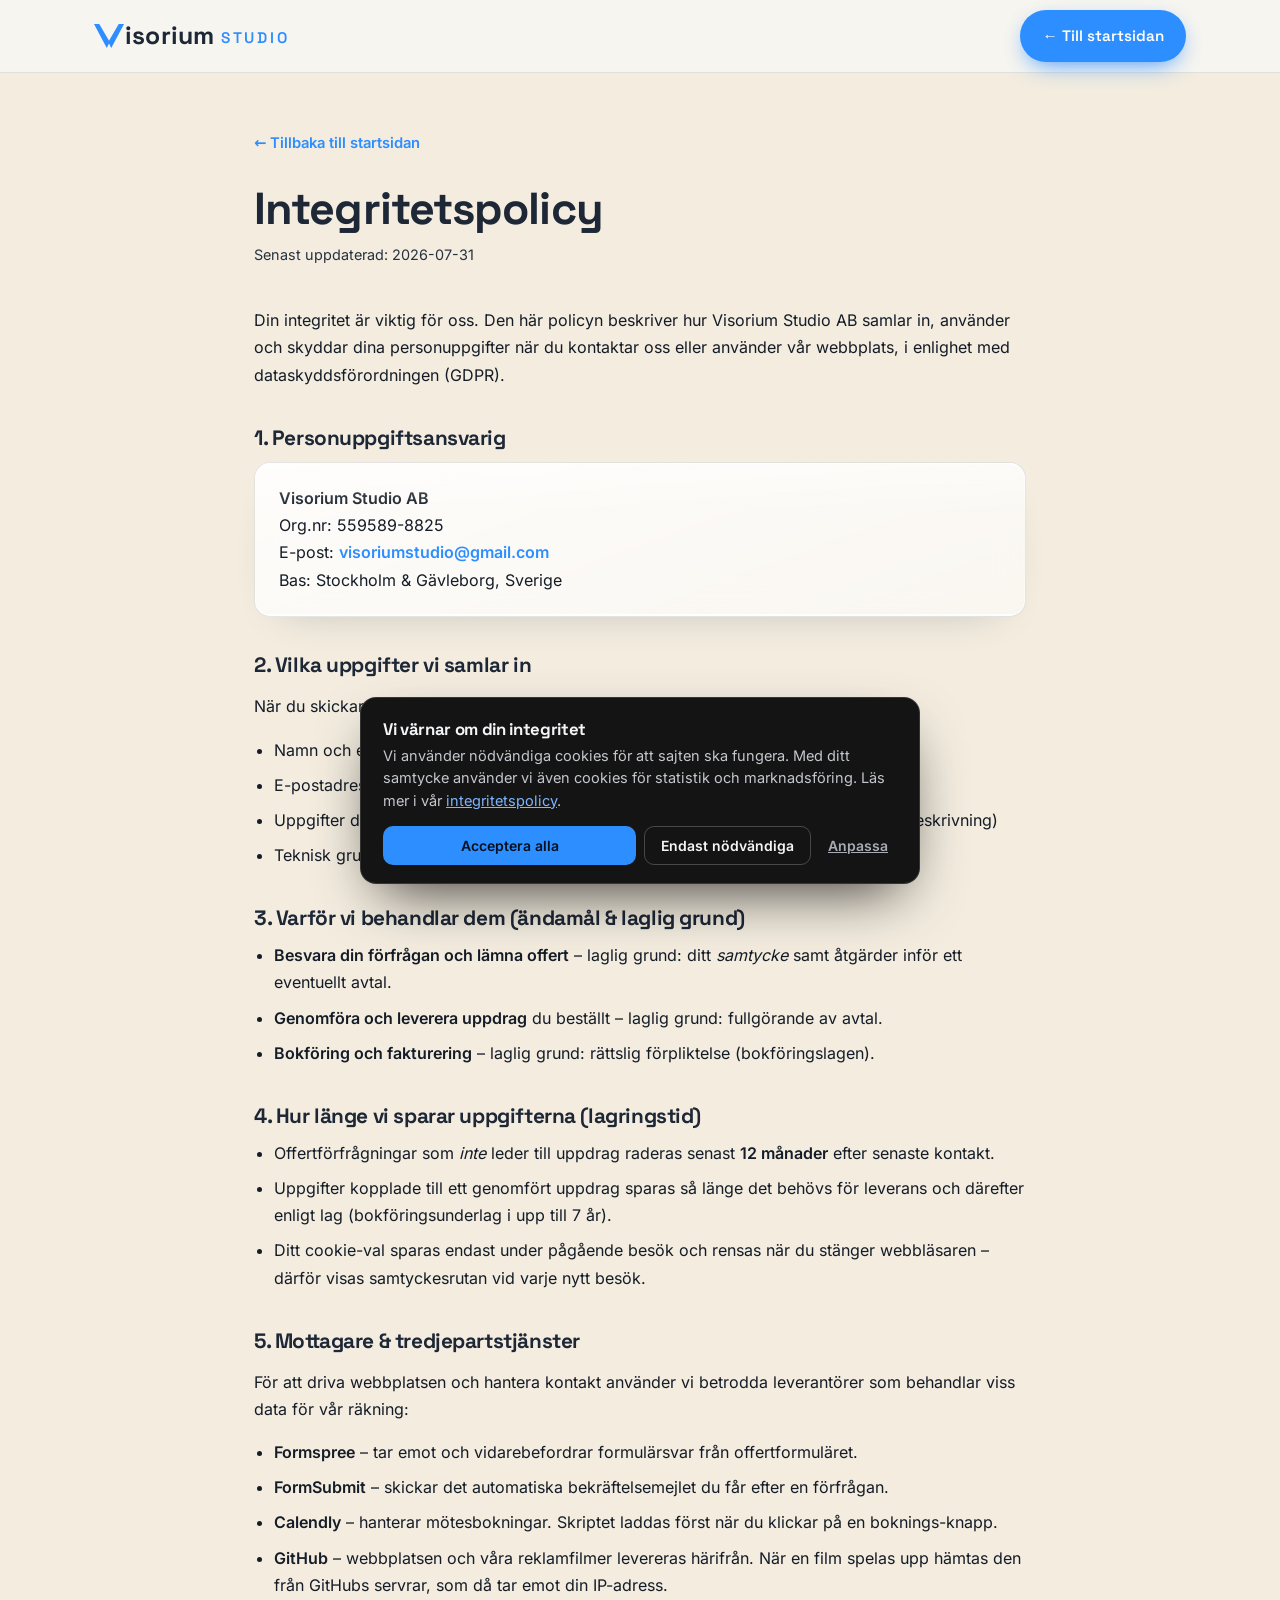
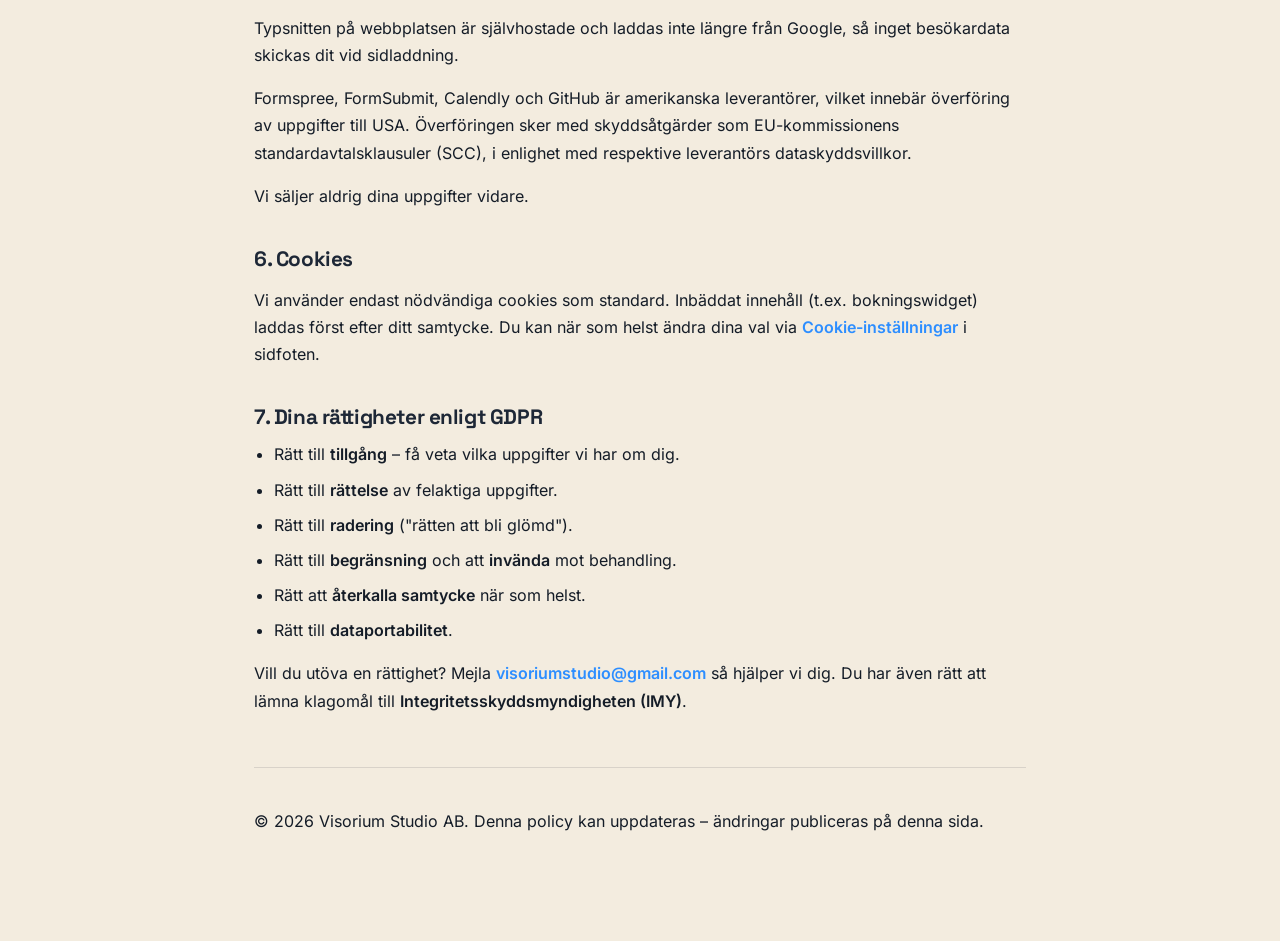
<file: integritetspolicy.html>
<!DOCTYPE html>
<html lang="sv">
<head>
<meta charset="UTF-8" />
<meta name="viewport" content="width=device-width, initial-scale=1.0" />
<title>Integritetspolicy — Visorium Studio</title>
<meta name="description" content="Så behandlar Visorium Studio dina personuppgifter enligt GDPR – vilka uppgifter vi samlar in, varför, hur länge vi sparar dem och dina rättigheter." />
<meta name="robots" content="index,follow" />
<meta http-equiv="Content-Security-Policy" content="default-src 'self'; base-uri 'self'; object-src 'none'; img-src 'self' data:; font-src 'self'; style-src 'self' 'unsafe-inline'; script-src 'self' 'unsafe-inline'; form-action 'self'" />
<meta name="referrer" content="strict-origin-when-cross-origin" />
<meta name="theme-color" content="#1b2740" />
<link rel="stylesheet" href="fonts.css" />
<link rel="stylesheet" href="styles.css" />
<link rel="stylesheet" href="aura.css?v=24" />
<link rel="stylesheet" href="experience.css?v=3" />
<style>
  .legal-wrap{max-width:820px;margin:0 auto;padding:130px 24px 90px}
  .legal-back{display:inline-flex;align-items:center;gap:.5em;margin-bottom:28px}
  .legal h1{font-size:clamp(2rem,4vw,2.8rem);margin:0 0 10px}
  .legal .updated{color:var(--muted-2);font-size:.9rem;margin:0 0 40px}
  .legal h2{font-size:1.3rem;margin:38px 0 12px;color:#1D2736}
  .legal p,.legal li{color:var(--muted);font-size:1rem;line-height:1.7}
  .legal ul{padding-left:20px;display:grid;gap:8px;margin:0 0 8px}
  .legal a{color:var(--accent);font-weight:600}
  .legal .card{padding:22px 24px;margin:0 0 12px}
  .legal .card p{margin:0}
  .legal-foot{margin-top:52px;padding-top:24px;border-top:1px solid var(--border);color:var(--muted-2);font-size:.9rem}
</style>
<link rel="icon" href="favicon.svg" type="image/svg+xml" />
<link rel="icon" href="favicon-32.png" sizes="32x32" type="image/png" />
<link rel="icon" href="favicon-16.png" sizes="16x16" type="image/png" />
<link rel="apple-touch-icon" href="apple-touch-icon.png" />
</head>
<body>

<header class="site-header scrolled" id="header">
  <div class="container header-inner">
    <a href="index.html" class="brand" aria-label="Visorium Studio – till startsidan">
      <svg class="brand-mark" viewBox="0 0 80 64" aria-hidden="true">
        <polygon points="0,0 34,64 42,48 14,0" fill="var(--accent)"></polygon>
        <polygon points="80,0 46,64 38,48 66,0" fill="var(--accent)"></polygon>
      </svg>
      <span class="brand-word">isorium<span class="brand-sub">STUDIO</span></span>
    </a>
    <a href="index.html" class="btn btn-accent">← Till startsidan</a>
  </div>
</header>

<main id="main" class="legal">
  <div class="legal-wrap">
    <a href="index.html" class="legal-back card-link">← Tillbaka till startsidan</a>

    <h1>Integritetspolicy</h1>
    <p class="updated">Senast uppdaterad: 2026-07-31</p>

    <p>Din integritet är viktig för oss. Den här policyn beskriver hur Visorium Studio AB samlar in, använder och skyddar dina personuppgifter när du kontaktar oss eller använder vår webbplats, i enlighet med dataskyddsförordningen (GDPR).</p>

    <h2>1. Personuppgiftsansvarig</h2>
    <div class="card">
      <p><strong>Visorium Studio AB</strong><br />
      Org.nr: 559589-8825<br />
      E-post: <a href="mailto:visoriumstudio@gmail.com">visoriumstudio@gmail.com</a><br />
      Bas: Stockholm &amp; Gävleborg, Sverige</p>
    </div>

    <h2>2. Vilka uppgifter vi samlar in</h2>
    <p>När du skickar en offertförfrågan eller kontaktar oss kan vi behandla:</p>
    <ul>
      <li>Namn och eventuellt företagsnamn</li>
      <li>E-postadress och telefonnummer</li>
      <li>Uppgifter du själv lämnar om ditt uppdrag (typ, budgetram, plats, önskad tidpunkt, beskrivning)</li>
      <li>Teknisk grunddata (t.ex. samtyckesval för cookies)</li>
    </ul>

    <h2>3. Varför vi behandlar dem (ändamål &amp; laglig grund)</h2>
    <ul>
      <li><strong>Besvara din förfrågan och lämna offert</strong> – laglig grund: ditt <em>samtycke</em> samt åtgärder inför ett eventuellt avtal.</li>
      <li><strong>Genomföra och leverera uppdrag</strong> du beställt – laglig grund: fullgörande av avtal.</li>
      <li><strong>Bokföring och fakturering</strong> – laglig grund: rättslig förpliktelse (bokföringslagen).</li>
    </ul>

    <h2>4. Hur länge vi sparar uppgifterna (lagringstid)</h2>
    <ul>
      <li>Offertförfrågningar som <em>inte</em> leder till uppdrag raderas senast <strong>12 månader</strong> efter senaste kontakt.</li>
      <li>Uppgifter kopplade till ett genomfört uppdrag sparas så länge det behövs för leverans och därefter enligt lag (bokföringsunderlag i upp till 7 år).</li>
      <li>Ditt cookie-val sparas endast under pågående besök och rensas när du stänger webbläsaren – därför visas samtyckesrutan vid varje nytt besök.</li>
    </ul>

    <h2>5. Mottagare &amp; tredjepartstjänster</h2>
    <p>För att driva webbplatsen och hantera kontakt använder vi betrodda leverantörer som behandlar viss data för vår räkning:</p>
    <ul>
      <li><strong>Formspree</strong> – tar emot och vidarebefordrar formulärsvar från offertformuläret.</li>
      <li><strong>FormSubmit</strong> – skickar det automatiska bekräftelsemejlet du får efter en förfrågan.</li>
      <li><strong>Calendly</strong> – hanterar mötesbokningar. Skriptet laddas först när du klickar på en boknings-knapp.</li>
      <li><strong>GitHub</strong> – webbplatsen och våra reklamfilmer levereras härifrån. När en film spelas upp hämtas den från GitHubs servrar, som då tar emot din IP-adress.</li>
    </ul>
    <p>Typsnitten på webbplatsen är självhostade och laddas inte längre från Google, så inget besökardata skickas dit vid sidladdning.</p>
    <p>Formspree, FormSubmit, Calendly och GitHub är amerikanska leverantörer, vilket innebär överföring av uppgifter till USA. Överföringen sker med skyddsåtgärder som EU-kommissionens standardavtalsklausuler (SCC), i enlighet med respektive leverantörs dataskyddsvillkor.</p>
    <p>Vi säljer aldrig dina uppgifter vidare.</p>

    <h2>6. Cookies</h2>
    <p>Vi använder endast nödvändiga cookies som standard. Inbäddat innehåll (t.ex. bokningswidget) laddas först efter ditt samtycke. Du kan när som helst ändra dina val via <a href="index.html" data-cookie-settings>Cookie-inställningar</a> i sidfoten.</p>

    <h2>7. Dina rättigheter enligt GDPR</h2>
    <ul>
      <li>Rätt till <strong>tillgång</strong> – få veta vilka uppgifter vi har om dig.</li>
      <li>Rätt till <strong>rättelse</strong> av felaktiga uppgifter.</li>
      <li>Rätt till <strong>radering</strong> ("rätten att bli glömd").</li>
      <li>Rätt till <strong>begränsning</strong> och att <strong>invända</strong> mot behandling.</li>
      <li>Rätt att <strong>återkalla samtycke</strong> när som helst.</li>
      <li>Rätt till <strong>dataportabilitet</strong>.</li>
    </ul>
    <p>Vill du utöva en rättighet? Mejla <a href="mailto:visoriumstudio@gmail.com">visoriumstudio@gmail.com</a> så hjälper vi dig. Du har även rätt att lämna klagomål till <strong>Integritetsskyddsmyndigheten (IMY)</strong>.</p>

    <div class="legal-foot">
      <p>© <span id="year"></span> Visorium Studio AB. Denna policy kan uppdateras – ändringar publiceras på denna sida.</p>
    </div>
  </div>
</main>

<script>document.getElementById('year').textContent=new Date().getFullYear();</script>
<script src="consent.js?v=3"></script>
</body>
</html>
</file>
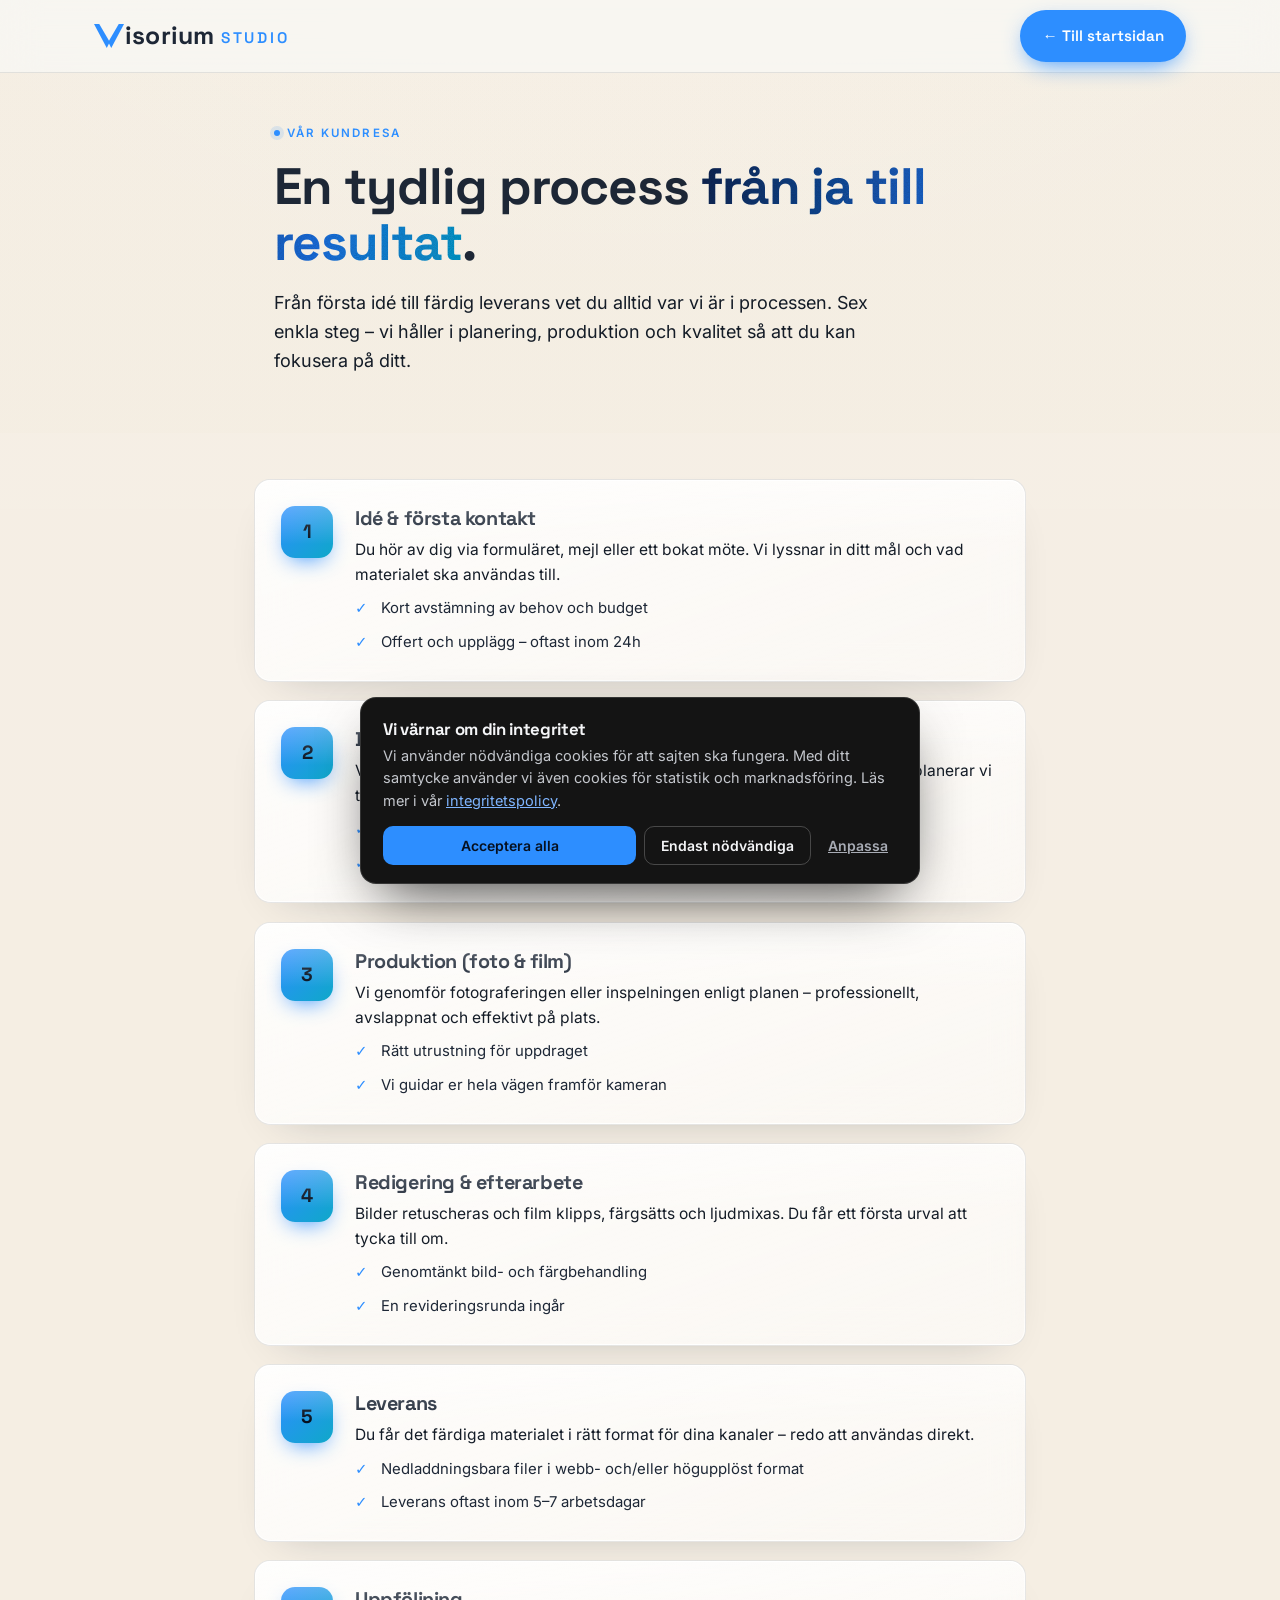
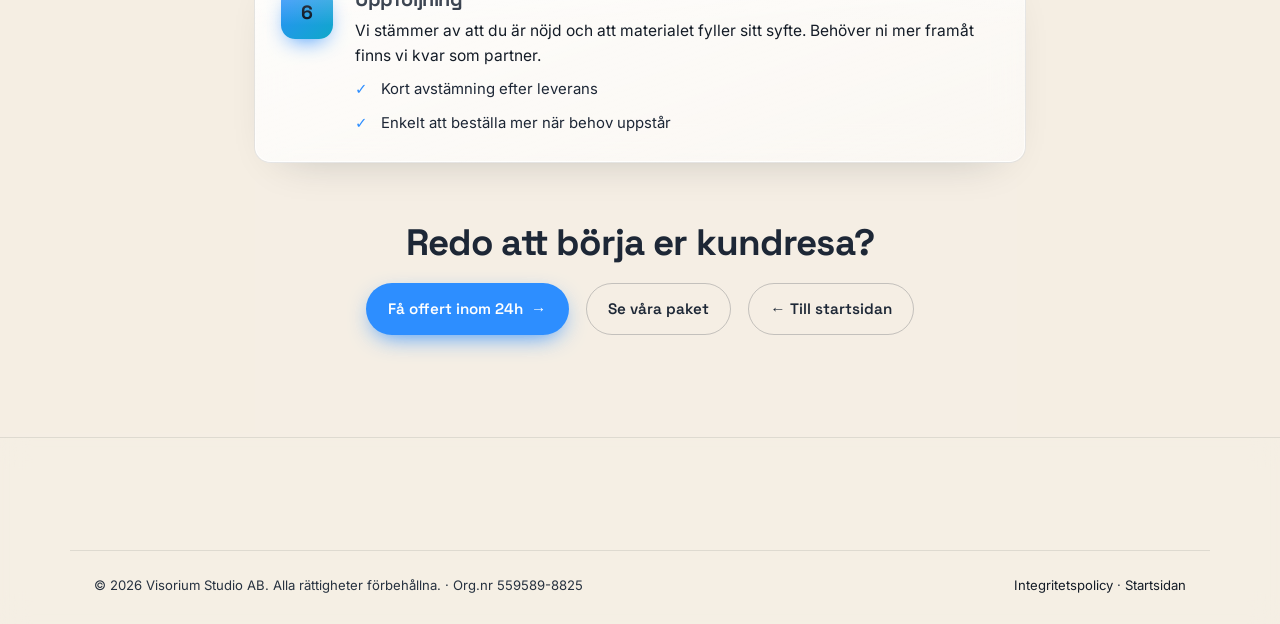
<file: kundresa.html>
<!DOCTYPE html>
<html lang="sv">
<head>
<meta charset="UTF-8" />
<meta name="viewport" content="width=device-width, initial-scale=1.0" />
<meta http-equiv="Content-Security-Policy" content="default-src 'self'; base-uri 'self'; object-src 'none'; img-src 'self' data:; media-src 'self' https://d8j0ntlcm91z4.cloudfront.net; font-src 'self'; style-src 'self' 'unsafe-inline'; script-src 'self' 'unsafe-inline'; form-action 'self'" />
<meta name="referrer" content="strict-origin-when-cross-origin" />
<meta name="theme-color" content="#ECEFF3" />
<title>Vår kundresa — Visorium Studio</title>
<meta name="description" content="En tydlig process från ja till resultat: idé, brief, planering, produktion, redigering och leverans. Så arbetar Visorium Studio med foto och film." />
<link rel="stylesheet" href="fonts.css" />
<link rel="stylesheet" href="styles.css" />
<link rel="stylesheet" href="aura.css?v=24" />
<link rel="stylesheet" href="experience.css?v=7" />
<style>
  /* Stäng gapet högst upp: landa direkt på rubriken, inget onödigt mellanrum */
  .kr-hero{padding:118px 0 40px}
  .kr-hero h1{font-size:clamp(2.1rem,5vw,3.2rem);margin:.3em 0 .35em}
  .kr-hero .lead{max-width:640px}
  .kr-steps{list-style:none;padding:0;margin:36px 0 0;display:grid;gap:18px}
  .kr-step{display:grid;grid-template-columns:auto 1fr;gap:22px;align-items:start;padding:26px 26px;}
  .kr-badge{width:52px;height:52px;border-radius:14px;display:grid;place-items:center;flex:0 0 auto;
    font-family:"Space Grotesk",sans-serif;font-weight:700;font-size:1.2rem;color:#06101f;
    background:linear-gradient(135deg,var(--accent),var(--accent-2));box-shadow:0 8px 22px -8px var(--accent)}
  .kr-step h3{font-size:1.24rem;margin:2px 0 8px}
  .kr-step p{color:var(--muted);margin:0 0 10px}
  .kr-step .ticks{margin:0}
  .kr-cta{margin:60px 0 0;text-align:center}
  .kr-cta h2{font-size:clamp(1.6rem,3.5vw,2.3rem);margin:0 0 14px}
  .kr-cta .btn{margin:6px}
  @media(max-width:620px){.kr-step{grid-template-columns:1fr}.kr-badge{margin-bottom:4px}}
</style>
<link rel="icon" href="favicon.svg" type="image/svg+xml" />
<link rel="icon" href="favicon-32.png" sizes="32x32" type="image/png" />
<link rel="icon" href="favicon-16.png" sizes="16x16" type="image/png" />
<link rel="apple-touch-icon" href="apple-touch-icon.png" />
</head>
<body>

<!-- Aura-integration: subtilt korn-filter for shiny-rubriken -->
<svg width="0" height="0" style="position:absolute" aria-hidden="true">
  <filter id="c3-noise">
    <feTurbulence type="fractalNoise" baseFrequency="0.9" numOctaves="2" stitchTiles="stitch" />
    <feColorMatrix type="matrix" values="0 0 0 0 0  0 0 0 0 0  0 0 0 0 0  0 0 0 0.35 0" />
    <feComposite in2="SourceGraphic" operator="in" result="noise" />
    <feBlend in="SourceGraphic" in2="noise" mode="multiply" />
  </filter>
</svg>

<!-- Glasig header med tydlig, färgad väg tillbaka till startsidan (aldrig strandad) -->
<header class="site-header scrolled" id="header">
  <div class="container header-inner">
    <a href="index.html" class="brand" aria-label="Visorium Studio – till startsidan">
      <svg class="brand-mark" viewBox="0 0 80 64" aria-hidden="true">
        <polygon points="0,0 34,64 42,48 14,0" fill="var(--accent)"></polygon>
        <polygon points="80,0 46,64 38,48 66,0" fill="var(--accent)"></polygon>
      </svg>
      <span class="brand-word">isorium<span class="brand-sub">STUDIO</span></span>
    </a>
    <a href="index.html" class="btn btn-accent">← Till startsidan</a>
  </div>
</header>

<main id="main">

  <!-- HERO – direkt på rubriken, inget stort gap ovanför -->
  <section class="hero kr-hero">
    <div class="hero-bg" aria-hidden="true"></div>
    <div class="container hero-inner">
      <p class="eyebrow reveal"><span class="dot"></span> Vår kundresa</p>
      <h1 class="reveal">En tydlig process <span class="hl">från ja till resultat</span>.</h1>
      <p class="lead reveal">Från första idé till färdig leverans vet du alltid var vi är i processen. Sex enkla steg – vi håller i planering, produktion och kvalitet så att du kan fokusera på ditt.</p>
    </div>
  </section>

  <!-- STEGEN -->
  <section class="section" style="padding-top:10px">
    <div class="container narrow">
      <ol class="kr-steps">
        <li class="kr-step card reveal">
          <span class="kr-badge">1</span>
          <div>
            <h3>Idé &amp; första kontakt</h3>
            <p>Du hör av dig via formuläret, mejl eller ett bokat möte. Vi lyssnar in ditt mål och vad materialet ska användas till.</p>
            <ul class="ticks"><li>Kort avstämning av behov och budget</li><li>Offert och upplägg – oftast inom 24h</li></ul>
          </div>
        </li>
        <li class="kr-step card reveal">
          <span class="kr-badge">2</span>
          <div>
            <h3>Brief &amp; planering</h3>
            <p>Vi sätter en gemensam brief: syfte, målgrupp, känsla och leverans. Därefter planerar vi tid, plats och praktiska detaljer.</p>
            <ul class="ticks"><li>Tydlig tidplan och ansvarsfördelning</li><li>Moodboard/referenser vid behov</li></ul>
          </div>
        </li>
        <li class="kr-step card reveal">
          <span class="kr-badge">3</span>
          <div>
            <h3>Produktion (foto &amp; film)</h3>
            <p>Vi genomför fotograferingen eller inspelningen enligt planen – professionellt, avslappnat och effektivt på plats.</p>
            <ul class="ticks"><li>Rätt utrustning för uppdraget</li><li>Vi guidar er hela vägen framför kameran</li></ul>
          </div>
        </li>
        <li class="kr-step card reveal">
          <span class="kr-badge">4</span>
          <div>
            <h3>Redigering &amp; efterarbete</h3>
            <p>Bilder retuscheras och film klipps, färgsätts och ljudmixas. Du får ett första urval att tycka till om.</p>
            <ul class="ticks"><li>Genomtänkt bild- och färgbehandling</li><li>En revideringsrunda ingår</li></ul>
          </div>
        </li>
        <li class="kr-step card reveal">
          <span class="kr-badge">5</span>
          <div>
            <h3>Leverans</h3>
            <p>Du får det färdiga materialet i rätt format för dina kanaler – redo att användas direkt.</p>
            <ul class="ticks"><li>Nedladdningsbara filer i webb- och/eller högupplöst format</li><li>Leverans oftast inom 5–7 arbetsdagar</li></ul>
          </div>
        </li>
        <li class="kr-step card reveal">
          <span class="kr-badge">6</span>
          <div>
            <h3>Uppföljning</h3>
            <p>Vi stämmer av att du är nöjd och att materialet fyller sitt syfte. Behöver ni mer framåt finns vi kvar som partner.</p>
            <ul class="ticks"><li>Kort avstämning efter leverans</li><li>Enkelt att beställa mer när behov uppstår</li></ul>
          </div>
        </li>
      </ol>

      <!-- CTA tillbaka in i huvudsajten – integrerat, aldrig en återvändsgränd -->
      <div class="kr-cta reveal">
        <h2>Redo att börja er kundresa?</h2>
        <a href="index.html#kontakt" class="btn btn-accent">Få offert inom 24h <span aria-hidden="true">→</span></a>
        <a href="index.html#paket" class="btn btn-ghost">Se våra paket</a>
        <a href="index.html" class="btn btn-ghost">← Till startsidan</a>
      </div>
    </div>
  </section>

</main>

<footer class="site-footer">
  <div class="container footer-bottom">
    <span>© <span id="year"></span> Visorium Studio AB. Alla rättigheter förbehållna. · Org.nr 559589-8825</span>
    <span><a href="integritetspolicy.html">Integritetspolicy</a> · <a href="index.html">Startsidan</a></span>
  </div>
</footer>

<script>
  document.getElementById('year').textContent=new Date().getFullYear();
  // Filmisk scroll-reveal (samma beteende som huvudsidan, fristående)
  (function(){
    var els=document.querySelectorAll('.reveal');
    if(!('IntersectionObserver' in window)){els.forEach(function(e){e.classList.add('in')});return;}
    var io=new IntersectionObserver(function(entries){
      entries.forEach(function(en){if(en.isIntersecting){en.target.classList.add('in');io.unobserve(en.target);}});
    },{threshold:.12});
    els.forEach(function(e){io.observe(e);});
  })();
</script>
<script src="experience.js?v=5"></script>
<script src="consent.js?v=3"></script>
</body>
</html>
</file>
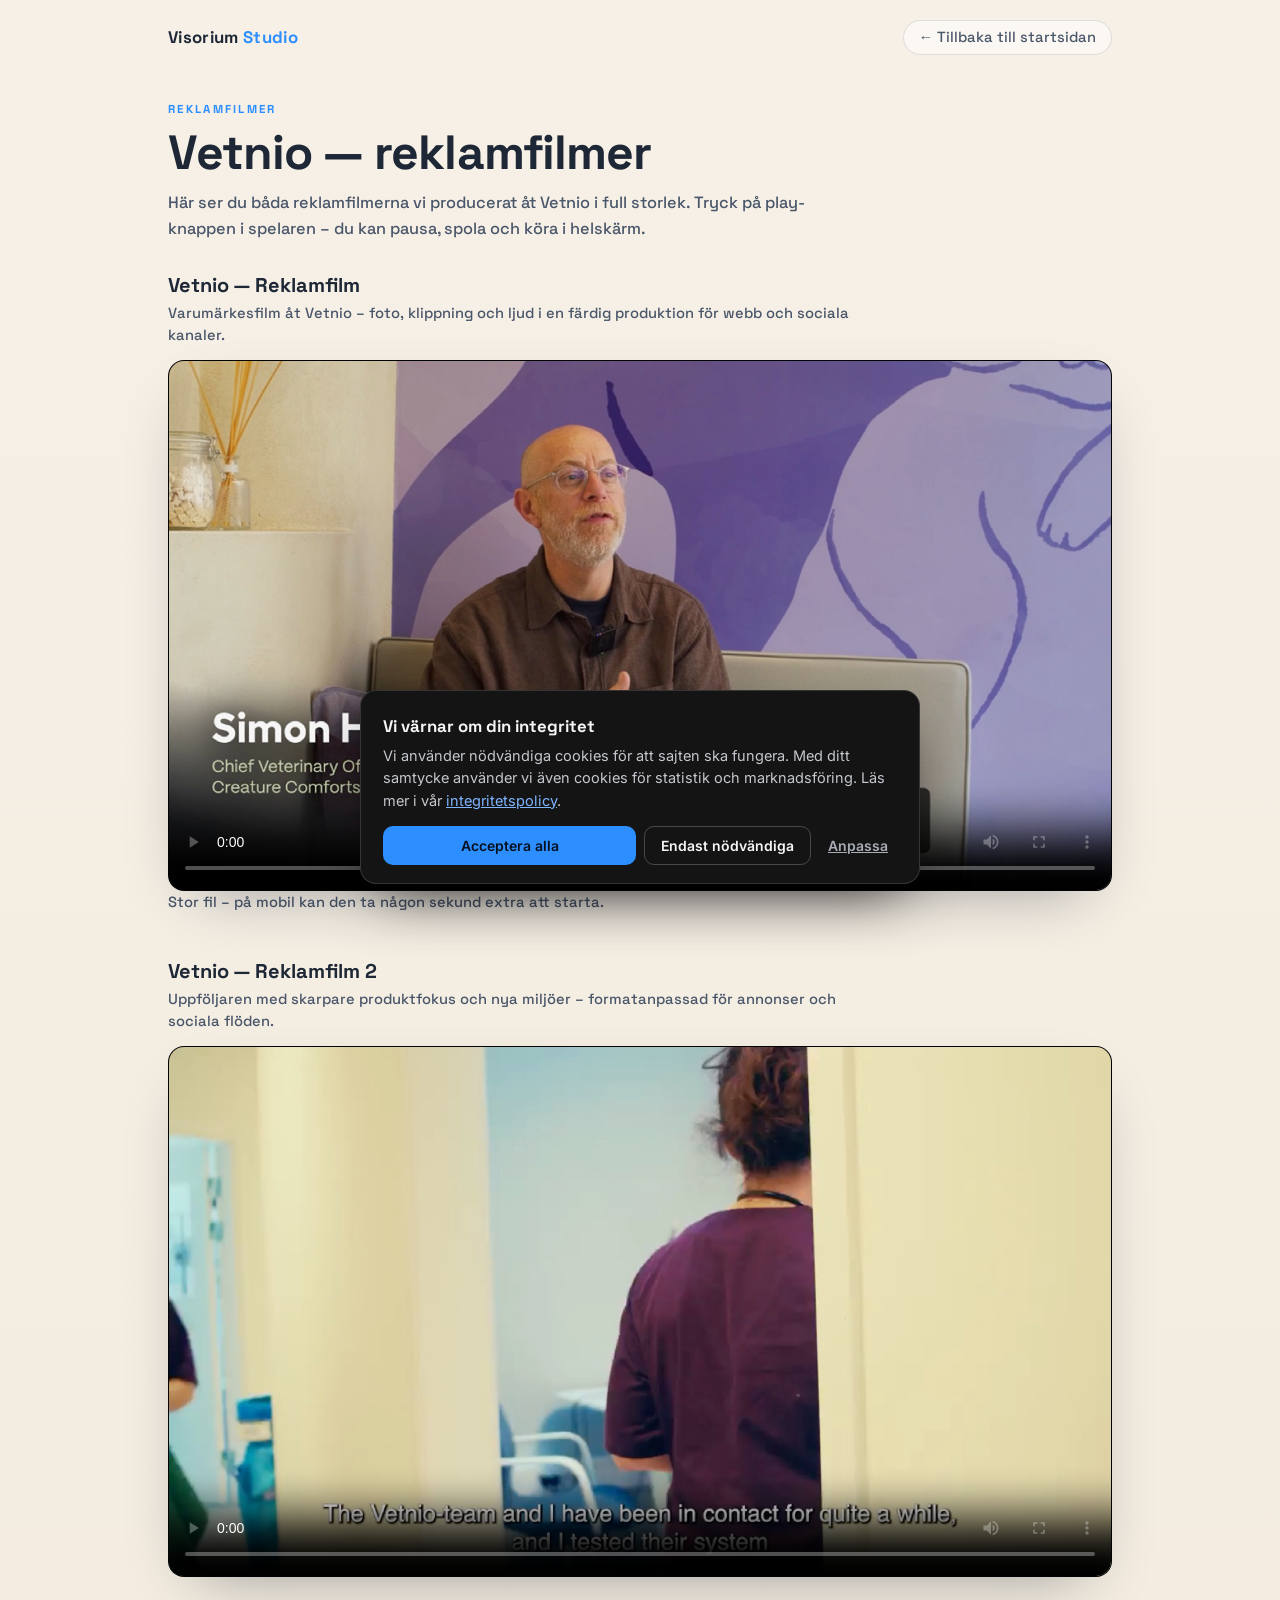
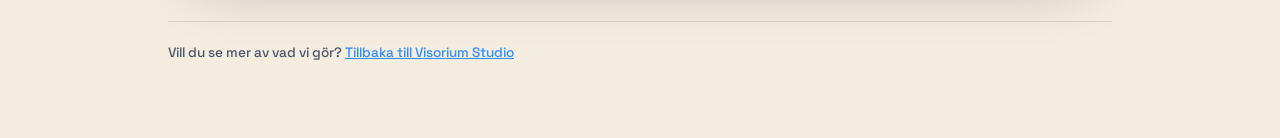
<file: reklamfilmer.html>
<!DOCTYPE html>
<html lang="sv">
<head>
<meta charset="utf-8" />
<meta name="viewport" content="width=device-width, initial-scale=1" />
<meta http-equiv="Content-Security-Policy" content="default-src 'self'; base-uri 'self'; object-src 'none'; img-src 'self' data: https:; media-src 'self' https://d8j0ntlcm91z4.cloudfront.net https://github.com https://*.githubusercontent.com; font-src 'self'; style-src 'self' 'unsafe-inline'; script-src 'self'; form-action 'self'" />
<title>Reklamfilmer — Visorium Studio</title>
<link rel="stylesheet" href="fonts.css" />
<style>
  /* Ljust "Pärlglas"-tema – matchar startsidan (visorium-studio) */
  :root{
    --bg:#F3ECDF; --bg2:#F6F0E7; --text:#1D2736; --muted:#4A566A;
    --accent:#2D8EFF; --border:rgba(20,30,45,.12);
  }
  *{box-sizing:border-box}
  body{
    margin:0; background:linear-gradient(180deg,var(--bg2),var(--bg)); color:var(--text);
    min-height:100vh;
    font-family:"Space Grotesk","Helvetica Neue",-apple-system,BlinkMacSystemFont,"Segoe UI",Roboto,sans-serif;
    -webkit-font-smoothing:antialiased;
  }
  .top{
    display:flex; align-items:center; justify-content:space-between; gap:16px;
    max-width:1000px; margin:0 auto; padding:20px clamp(16px,4vw,28px);
  }
  .brand{font-weight:700; letter-spacing:.02em; font-size:1.05rem; color:var(--text)}
  .brand span{color:var(--accent)}
  .back{
    color:var(--muted); text-decoration:none; font-size:.92rem;
    border:1px solid var(--border); padding:.5em 1em; border-radius:999px; transition:.2s;
    background:rgba(255,255,255,.55);
  }
  .back:hover{color:var(--text); border-color:var(--accent); background:rgba(255,255,255,.85)}
  .wrap{max-width:1000px; margin:0 auto; padding:8px clamp(16px,4vw,28px) 64px}
  header.intro{max-width:640px; margin:14px 0 30px}
  .eyebrow{
    display:inline-block; font-size:.72rem; font-weight:700; letter-spacing:.2em;
    text-transform:uppercase; color:var(--accent); margin:0 0 12px;
  }
  h1{font-size:clamp(1.9rem,5vw,3rem); line-height:1.05; margin:0 0 12px; letter-spacing:-.02em}
  .lead{color:var(--muted); font-size:1.02rem; line-height:1.6; margin:0}
  .film{margin:0 0 44px; scroll-margin-top:20px}
  .film h2{font-size:1.25rem; margin:0 0 4px}
  .film p{color:var(--muted); font-size:.92rem; margin:0 0 14px; max-width:70ch; line-height:1.5}
  .player{
    position:relative; width:100%; aspect-ratio:16/9; background:#000;
    border-radius:16px; overflow:hidden; border:1px solid var(--border);
    box-shadow:0 24px 60px -30px rgba(20,28,44,.45);
  }
  .player video{width:100%; height:100%; display:block; background:#000}
  .hint{color:var(--muted); font-size:.82rem; margin:10px 2px 0}
  .foot{color:var(--muted); font-size:.85rem; border-top:1px solid var(--border); padding-top:22px; margin-top:8px}
  .foot a{color:var(--accent)}
</style>
<link rel="icon" href="favicon.svg" type="image/svg+xml" />
<link rel="icon" href="favicon-32.png" sizes="32x32" type="image/png" />
<link rel="icon" href="favicon-16.png" sizes="16x16" type="image/png" />
<link rel="apple-touch-icon" href="apple-touch-icon.png" />
</head>
<body>
  <div class="top">
    <div class="brand">Visorium <span>Studio</span></div>
    <a class="back" href="index.html">&larr; Tillbaka till startsidan</a>
  </div>

  <div class="wrap">
    <header class="intro">
      <p class="eyebrow">Reklamfilmer</p>
      <h1>Vetnio — reklamfilmer</h1>
      <p class="lead">Här ser du båda reklamfilmerna vi producerat åt Vetnio i full storlek. Tryck på play-knappen i spelaren – du kan pausa, spola och köra i helskärm.</p>
    </header>

    <section class="film" id="film1">
      <h2>Vetnio — Reklamfilm</h2>
      <p>Varumärkesfilm åt Vetnio – foto, klippning och ljud i en färdig produktion för webb och sociala kanaler.</p>
      <div class="player">
        <video controls playsinline preload="metadata" poster="bilder/vetnio-poster.jpg">
          <source src="https://github.com/mnaulak/visorium-studio/releases/download/vidoes/Vetnio.reklamfilm.mp4" type="video/mp4" />
          Din webbläsare kan inte spela upp videon.
        </video>
      </div>
      <p class="hint">Stor fil – på mobil kan den ta någon sekund extra att starta.</p>
    </section>

    <section class="film" id="film2">
      <h2>Vetnio — Reklamfilm 2</h2>
      <p>Uppföljaren med skarpare produktfokus och nya miljöer – formatanpassad för annonser och sociala flöden.</p>
      <div class="player">
        <video controls playsinline preload="metadata" poster="bilder/vetnio-2-poster.jpg">
          <source src="https://github.com/mnaulak/visorium-studio/releases/download/vidoes/Vetnio.reklamfilm.2.mp4" type="video/mp4" />
          Din webbläsare kan inte spela upp videon.
        </video>
      </div>
    </section>

    <p class="foot">Vill du se mer av vad vi gör? <a href="index.html">Tillbaka till Visorium Studio</a></p>
  </div>
<script src="consent.js?v=3"></script>
</body>
</html>
</file>
<file: fonts.css>
/* latin-ext */
@font-face {
  font-family: 'Inter';
  font-style: normal;
  font-weight: 400;
  font-display: swap;
  src: url(/fonts/inter-latin-ext.woff2) format('woff2');
  unicode-range: U+0100-02BA, U+02BD-02C5, U+02C7-02CC, U+02CE-02D7, U+02DD-02FF, U+0304, U+0308, U+0329, U+1D00-1DBF, U+1E00-1E9F, U+1EF2-1EFF, U+2020, U+20A0-20AB, U+20AD-20C0, U+2113, U+2C60-2C7F, U+A720-A7FF;
}
/* latin */
@font-face {
  font-family: 'Inter';
  font-style: normal;
  font-weight: 400;
  font-display: swap;
  src: url(/fonts/inter-latin.woff2) format('woff2');
  unicode-range: U+0000-00FF, U+0131, U+0152-0153, U+02BB-02BC, U+02C6, U+02DA, U+02DC, U+0304, U+0308, U+0329, U+2000-206F, U+20AC, U+2122, U+2191, U+2193, U+2212, U+2215, U+FEFF, U+FFFD;
}
/* latin-ext */
@font-face {
  font-family: 'Inter';
  font-style: normal;
  font-weight: 500;
  font-display: swap;
  src: url(/fonts/inter-latin-ext.woff2) format('woff2');
  unicode-range: U+0100-02BA, U+02BD-02C5, U+02C7-02CC, U+02CE-02D7, U+02DD-02FF, U+0304, U+0308, U+0329, U+1D00-1DBF, U+1E00-1E9F, U+1EF2-1EFF, U+2020, U+20A0-20AB, U+20AD-20C0, U+2113, U+2C60-2C7F, U+A720-A7FF;
}
/* latin */
@font-face {
  font-family: 'Inter';
  font-style: normal;
  font-weight: 500;
  font-display: swap;
  src: url(/fonts/inter-latin.woff2) format('woff2');
  unicode-range: U+0000-00FF, U+0131, U+0152-0153, U+02BB-02BC, U+02C6, U+02DA, U+02DC, U+0304, U+0308, U+0329, U+2000-206F, U+20AC, U+2122, U+2191, U+2193, U+2212, U+2215, U+FEFF, U+FFFD;
}
/* latin-ext */
@font-face {
  font-family: 'Inter';
  font-style: normal;
  font-weight: 600;
  font-display: swap;
  src: url(/fonts/inter-latin-ext.woff2) format('woff2');
  unicode-range: U+0100-02BA, U+02BD-02C5, U+02C7-02CC, U+02CE-02D7, U+02DD-02FF, U+0304, U+0308, U+0329, U+1D00-1DBF, U+1E00-1E9F, U+1EF2-1EFF, U+2020, U+20A0-20AB, U+20AD-20C0, U+2113, U+2C60-2C7F, U+A720-A7FF;
}
/* latin */
@font-face {
  font-family: 'Inter';
  font-style: normal;
  font-weight: 600;
  font-display: swap;
  src: url(/fonts/inter-latin.woff2) format('woff2');
  unicode-range: U+0000-00FF, U+0131, U+0152-0153, U+02BB-02BC, U+02C6, U+02DA, U+02DC, U+0304, U+0308, U+0329, U+2000-206F, U+20AC, U+2122, U+2191, U+2193, U+2212, U+2215, U+FEFF, U+FFFD;
}
/* latin-ext */
@font-face {
  font-family: 'Space Grotesk';
  font-style: normal;
  font-weight: 500;
  font-display: swap;
  src: url(/fonts/spacegrotesk-latin-ext.woff2) format('woff2');
  unicode-range: U+0100-02BA, U+02BD-02C5, U+02C7-02CC, U+02CE-02D7, U+02DD-02FF, U+0304, U+0308, U+0329, U+1D00-1DBF, U+1E00-1E9F, U+1EF2-1EFF, U+2020, U+20A0-20AB, U+20AD-20C0, U+2113, U+2C60-2C7F, U+A720-A7FF;
}
/* latin */
@font-face {
  font-family: 'Space Grotesk';
  font-style: normal;
  font-weight: 500;
  font-display: swap;
  src: url(/fonts/spacegrotesk-latin.woff2) format('woff2');
  unicode-range: U+0000-00FF, U+0131, U+0152-0153, U+02BB-02BC, U+02C6, U+02DA, U+02DC, U+0304, U+0308, U+0329, U+2000-206F, U+20AC, U+2122, U+2191, U+2193, U+2212, U+2215, U+FEFF, U+FFFD;
}
/* latin-ext */
@font-face {
  font-family: 'Space Grotesk';
  font-style: normal;
  font-weight: 600;
  font-display: swap;
  src: url(/fonts/spacegrotesk-latin-ext.woff2) format('woff2');
  unicode-range: U+0100-02BA, U+02BD-02C5, U+02C7-02CC, U+02CE-02D7, U+02DD-02FF, U+0304, U+0308, U+0329, U+1D00-1DBF, U+1E00-1E9F, U+1EF2-1EFF, U+2020, U+20A0-20AB, U+20AD-20C0, U+2113, U+2C60-2C7F, U+A720-A7FF;
}
/* latin */
@font-face {
  font-family: 'Space Grotesk';
  font-style: normal;
  font-weight: 600;
  font-display: swap;
  src: url(/fonts/spacegrotesk-latin.woff2) format('woff2');
  unicode-range: U+0000-00FF, U+0131, U+0152-0153, U+02BB-02BC, U+02C6, U+02DA, U+02DC, U+0304, U+0308, U+0329, U+2000-206F, U+20AC, U+2122, U+2191, U+2193, U+2212, U+2215, U+FEFF, U+FFFD;
}
/* latin-ext */
@font-face {
  font-family: 'Space Grotesk';
  font-style: normal;
  font-weight: 700;
  font-display: swap;
  src: url(/fonts/spacegrotesk-latin-ext.woff2) format('woff2');
  unicode-range: U+0100-02BA, U+02BD-02C5, U+02C7-02CC, U+02CE-02D7, U+02DD-02FF, U+0304, U+0308, U+0329, U+1D00-1DBF, U+1E00-1E9F, U+1EF2-1EFF, U+2020, U+20A0-20AB, U+20AD-20C0, U+2113, U+2C60-2C7F, U+A720-A7FF;
}
/* latin */
@font-face {
  font-family: 'Space Grotesk';
  font-style: normal;
  font-weight: 700;
  font-display: swap;
  src: url(/fonts/spacegrotesk-latin.woff2) format('woff2');
  unicode-range: U+0000-00FF, U+0131, U+0152-0153, U+02BB-02BC, U+02C6, U+02DA, U+02DC, U+0304, U+0308, U+0329, U+2000-206F, U+20AC, U+2122, U+2191, U+2193, U+2212, U+2215, U+FEFF, U+FFFD;
}
</file>
<file: styles.css>
/* ===== Visorium Studio — styles ===== */
/* Exklusiv mörkblå profil. Byt accent på EN rad: --accent (CTA) / --accent-2 (highlight). */
:root{
  --bg:#0c0c0c;            /* Neutral svart bas (som aura) */
  --bg-alt:#121212;
  --surface:#171717;
  --surface-2:#1f1f1f;
  --border:rgba(255,255,255,.08);
  --border-strong:rgba(255,255,255,.16);
  --text:#f4f5f7;
  --muted:#a8acb5;
  --muted-2:#7c7f88;
  --accent:#2D8EFF;        /* Elektrisk blå – CTA, länkar, fokus */
  --accent-deep:#1B6FE0;
  --accent-soft:rgba(45,142,255,.14);
  --accent-2:#5FE0FF;      /* Isblå/cyan – highlight, ikon-glow, läges-signatur */
  --radius:16px;
  --radius-sm:10px;
  --maxw:1140px;
  --ease:cubic-bezier(.2,.7,.2,1);
  --shadow:0 24px 60px -28px rgba(0,0,0,.75);
}

*{box-sizing:border-box}
html{scroll-behavior:smooth}
body{
  margin:0;background:var(--bg);color:var(--text);
  font-family:Inter,-apple-system,system-ui,"Segoe UI",sans-serif;
  font-size:16px;line-height:1.6;-webkit-font-smoothing:antialiased;
  overflow-x:hidden;
}
h1,h2,h3,h4{font-family:"Space Grotesk",Inter,sans-serif;line-height:1.1;letter-spacing:-.02em;margin:0}
a{color:inherit;text-decoration:none}
img,svg{max-width:100%;display:block}
.container{width:100%;max-width:var(--maxw);margin:0 auto;padding:0 24px}
.container.narrow{max-width:820px}

/* ===== Buttons ===== */
.btn{
  display:inline-flex;align-items:center;gap:.5em;cursor:pointer;
  font-family:"Space Grotesk",sans-serif;font-weight:600;font-size:.95rem;
  padding:.85em 1.4em;border-radius:999px;border:1px solid transparent;
  transition:transform .2s var(--ease),background .2s,border-color .2s,box-shadow .2s;
  white-space:nowrap;
}
.btn:active{transform:translateY(1px)}
.btn-accent{background:var(--accent);color:#06101f;box-shadow:0 8px 24px -8px var(--accent)}
.btn-accent:hover{background:#4FA0FF;transform:translateY(-2px)}
.btn-ghost{background:transparent;color:var(--text);border-color:var(--border-strong)}
.btn-ghost:hover{border-color:var(--accent);color:#fff}
.btn-outline{background:transparent;color:var(--text);border-color:var(--border-strong)}
.btn-outline:hover{border-color:var(--accent);background:var(--accent-soft)}
.btn.full{width:100%;justify-content:center}
.play{font-size:.7em}

/* ===== Header ===== */
.site-header{
  position:fixed;top:0;left:0;right:0;z-index:100;
  padding:18px 0;transition:padding .3s var(--ease),background .3s,border-color .3s;
  border-bottom:1px solid transparent;
}
.site-header.scrolled{
  padding:10px 0;background:rgba(12,12,12,.82);backdrop-filter:blur(14px);
  border-bottom-color:var(--border);
}
.header-inner{display:flex;align-items:center;justify-content:space-between;gap:24px}
.brand{display:flex;align-items:center;gap:0}
.brand-mark{width:30px;height:34px;flex:0 0 auto;margin-right:1px}
.brand-word{font-family:"Space Grotesk",sans-serif;font-weight:700;font-size:1.55rem;letter-spacing:.01em}
.brand-sub{color:var(--accent);font-weight:600;margin-left:.4em;letter-spacing:.18em;font-size:.62em;vertical-align:middle}
.nav{display:flex;align-items:center;gap:30px}
.nav a{color:var(--muted);font-size:.95rem;font-weight:500;transition:color .2s}
.nav a:hover{color:#fff}
.nav .nav-cta{color:#06101f}
.nav .nav-cta:hover{color:#06101f}

.menu-toggle{display:none;flex-direction:column;gap:5px;background:none;border:0;cursor:pointer;padding:8px}
.menu-toggle span{width:24px;height:2px;background:var(--text);transition:.3s var(--ease)}
.menu-toggle[aria-expanded="true"] span:nth-child(1){transform:translateY(7px) rotate(45deg)}
.menu-toggle[aria-expanded="true"] span:nth-child(2){opacity:0}
.menu-toggle[aria-expanded="true"] span:nth-child(3){transform:translateY(-7px) rotate(-45deg)}

/* ===== Lägesväljare (Företag / Privat) — fungerar även som lägesindikator ===== */
.mode-toggle{display:inline-flex;background:#161616;border:1.5px solid var(--border-strong);border-radius:999px;padding:6px;gap:6px;flex:0 0 auto;box-shadow:inset 0 1px 0 rgba(255,255,255,.04),0 8px 26px -14px rgba(0,0,0,.9)}
.mode-toggle a,.mode-toggle button{
  position:relative;display:inline-flex;align-items:center;gap:.5em;padding:.74em 2.2em;border-radius:999px;
  border:0;background:transparent;cursor:pointer;
  font-family:"Space Grotesk",sans-serif;font-weight:700;font-size:1.16rem;letter-spacing:.015em;color:#C2CEE6;
  transition:background .22s var(--ease),color .22s var(--ease),box-shadow .22s,transform .22s var(--ease);
}
.mode-toggle a:hover,.mode-toggle button:hover{color:#fff;background:rgba(255,255,255,.05)}
/* Aktiv flik – Företag = elektrisk blå, Privat = isblå/cyan (olika blåa toner för tydlig skillnad) */
.mode-toggle a.active,.mode-toggle button.active{color:#04101f;transform:translateY(-1px)}
.mode-toggle [data-mode="foretag"].active,.mode-toggle a.active{
  background:linear-gradient(135deg,#1668FF 0%,#3B9BFF 100%);
  box-shadow:0 0 0 1px rgba(59,155,255,.65),0 10px 26px -8px rgba(22,104,255,.9),0 0 22px -4px rgba(59,155,255,.55);
}
.mode-toggle [data-mode="privat"].active{
  background:linear-gradient(135deg,#2FB8FF 0%,#5FE0FF 100%);
  box-shadow:0 0 0 1px rgba(95,224,255,.7),0 10px 26px -8px rgba(47,184,255,.9),0 0 22px -4px rgba(95,224,255,.6);
}
.mode-toggle a.active:hover,.mode-toggle button.active:hover{color:#04101f}

/* ===== LÄGES-VYER (Företag / Privat på samma sida) ===== */
.mode-view[hidden]{display:none}
/* Privat och Företag delar samma neutrala uttryck – inga separata signaturtoner */

/* ===== Gaffel-startsida (välj Företag / Privat) ===== */
.fork{position:relative;min-height:100vh;display:flex;flex-direction:column;overflow:hidden}
.fork-top{position:relative;z-index:2;text-align:center;padding:120px 24px 30px;max-width:760px;margin:0 auto}
.fork-top h1{font-size:clamp(2rem,5vw,3.2rem);margin:.5em 0 .35em;font-weight:700}
.fork-top .lead{color:var(--muted);font-size:1.08rem;margin:0 auto;max-width:600px}
.fork-split{position:relative;z-index:2;flex:1;display:grid;grid-template-columns:1fr 1fr;gap:0;min-height:460px}
.fork-side{
  position:relative;display:flex;flex-direction:column;justify-content:flex-end;
  padding:48px 44px;overflow:hidden;border-top:1px solid var(--border);
  transition:flex .3s var(--ease);text-decoration:none;
}
.fork-side+.fork-side{border-left:1px solid var(--border)}
.fork-side::before{
  content:"";position:absolute;inset:0;z-index:0;background-size:cover;background-position:center;
  opacity:.32;transition:opacity .4s var(--ease),transform .6s var(--ease);transform:scale(1.02);
}
.fork-side.b2b::before{background-image:linear-gradient(180deg,rgba(12,12,12,.4),rgba(12,12,12,.92)),url('https://picsum.photos/seed/visorium-fork-b2b/1000/1200')}
.fork-side.b2c::before{background-image:linear-gradient(180deg,rgba(12,12,12,.4),rgba(12,12,12,.92)),url('https://picsum.photos/seed/visorium-fork-b2c/1000/1200')}
.fork-side:hover::before{opacity:.5;transform:scale(1.06)}
.fork-side:hover{border-color:var(--accent)}
.fork-inner{position:relative;z-index:1;max-width:420px}
.fork-label{font-family:"Space Grotesk",sans-serif;font-size:.72rem;font-weight:600;letter-spacing:.18em;text-transform:uppercase;color:var(--accent)}
.fork-side.b2c .fork-label{color:var(--accent-2)}
.fork-inner h2{font-size:clamp(1.6rem,3vw,2.2rem);margin:.5em 0 .4em}
.fork-inner p{color:var(--muted);font-size:1rem;margin:0 0 22px}
.fork-micro{display:block;margin-top:16px;color:var(--muted-2);font-size:.82rem;letter-spacing:.04em}
.fork-bottom{position:relative;z-index:2;text-align:center;padding:26px 24px 40px;color:var(--muted-2);font-size:.85rem;border-top:1px solid var(--border)}
.fork-bg{position:absolute;inset:0;z-index:0;
  background:radial-gradient(90% 60% at 50% -10%,rgba(45,142,255,.10),transparent 60%),linear-gradient(180deg,#161616,var(--bg) 70%)}
@media(max-width:760px){
  .mode-toggle a,.mode-toggle button{padding:.6em 1.4em;font-size:1.02rem}
  .fork-split{grid-template-columns:1fr}
  .fork-side+.fork-side{border-left:0}
  .fork-top{padding-top:104px}
}

/* ===== Hero ===== */
.hero{position:relative;padding:170px 0 90px;overflow:hidden}
.hero-bg{
  position:absolute;inset:0;z-index:0;
  background:
    radial-gradient(90% 60% at 50% -10%, rgba(45,142,255,.10), transparent 60%),
    radial-gradient(70% 60% at 0% 110%, rgba(95,224,255,.05), transparent 60%),
    linear-gradient(180deg,#161616 0%,var(--bg) 70%);
}
.hero-bg::after{
  content:"";position:absolute;inset:0;opacity:.5;
  background-image:radial-gradient(rgba(255,255,255,.05) 1px,transparent 1px);
  background-size:32px 32px;mask-image:linear-gradient(180deg,#000,transparent 80%);
}
.hero-inner{position:relative;z-index:1;max-width:780px}
.hero h1{font-size:clamp(2.4rem,6vw,4rem);margin:.4em 0 .35em;font-weight:700}
.hl{color:var(--accent)}
.lead{color:var(--muted);font-size:1.12rem;max-width:620px}
.eyebrow{
  display:inline-flex;align-items:center;gap:.6em;text-transform:uppercase;
  letter-spacing:.18em;font-size:.72rem;font-weight:600;color:var(--accent);margin:0;
}
.eyebrow .dot{width:6px;height:6px;border-radius:50%;background:var(--accent);box-shadow:0 0 0 4px var(--accent-soft)}
.hero-actions{display:flex;flex-wrap:wrap;gap:14px;margin:32px 0 0}
.hero-stats{display:flex;flex-wrap:wrap;gap:48px;margin-top:54px;padding-top:30px;border-top:1px solid var(--border)}
.stat{display:flex;flex-direction:column}
.stat-num{font-family:"Space Grotesk",sans-serif;font-size:1.9rem;font-weight:700;color:#fff}
.stat-label{color:var(--muted-2);font-size:.85rem;max-width:160px}

/* ===== Trust ===== */
.trust{padding:34px 0;border-top:1px solid var(--border);border-bottom:1px solid var(--border);background:var(--bg-alt)}
.trust-label{text-align:center;color:var(--muted-2);font-size:.85rem;margin:0 0 18px}
.trust-logos{display:flex;flex-wrap:wrap;justify-content:center;gap:18px 44px}
.trust-logos span{
  font-family:"Space Grotesk",sans-serif;font-weight:600;letter-spacing:.14em;
  font-size:.85rem;color:var(--muted-2);opacity:.65;transition:opacity .2s,color .2s;
}
.trust-logos span:hover{opacity:1;color:var(--accent)}

/* ===== Sections ===== */
.section{padding:96px 0}
.section-alt{background:var(--bg-alt)}
.section-head{max-width:680px;margin:0 0 52px}
.section-head.center{margin-left:auto;margin-right:auto;text-align:center}
.section-head h2{font-size:clamp(1.9rem,4vw,2.7rem);margin:.35em 0 .3em}
.section-sub{color:var(--muted);font-size:1.05rem;margin:0}

/* ===== Grid + Cards ===== */
.grid{display:grid;gap:24px}
.grid-3{grid-template-columns:repeat(3,1fr)}
.card{
  background:var(--surface);border:1px solid var(--border);border-radius:var(--radius);
  padding:30px;transition:transform .3s var(--ease),border-color .3s,box-shadow .3s;position:relative;
}
.card:hover{transform:translateY(-4px);border-color:var(--border-strong);box-shadow:var(--shadow)}
.card-icon{
  width:46px;height:46px;display:grid;place-items:center;color:var(--accent);
  background:var(--accent-soft);border:1px solid var(--border);border-radius:12px;margin-bottom:18px;
}
.card-icon svg{width:22px;height:22px}
.cc-icon svg{width:20px;height:20px;color:var(--accent)}
.btn-ico{width:18px;height:18px;flex:0 0 auto}
.card h3{font-size:1.3rem;margin-bottom:10px}
.card p{color:var(--muted);margin:0 0 18px;font-size:.97rem}
.ticks{list-style:none;padding:0;margin:0 0 22px;display:grid;gap:10px}
.ticks li{position:relative;padding-left:26px;color:var(--text);font-size:.93rem}
.ticks li::before{
  content:"✓";position:absolute;left:0;top:0;color:var(--accent);font-weight:700;
}
.card-link{color:var(--accent);font-weight:600;font-size:.92rem;display:inline-flex;gap:.4em;transition:gap .2s}
.card-link:hover{gap:.7em}

/* ===== Portfolio / Arbeten ===== */
.port-filters{display:flex;flex-wrap:wrap;gap:10px;margin:0 0 30px}
.port-filter{
  background:var(--surface);border:1px solid var(--border);color:var(--muted);cursor:pointer;
  font-family:"Space Grotesk",sans-serif;font-weight:500;font-size:.9rem;
  padding:.55em 1.15em;border-radius:999px;transition:.2s var(--ease);
}
.port-filter:hover{border-color:var(--border-strong);color:var(--text)}
.port-filter.active{background:var(--accent);color:#06101f;border-color:var(--accent)}

.port-grid{
  display:grid;grid-template-columns:repeat(3,1fr);
  grid-auto-rows:230px;gap:16px;
}
.work{
  position:relative;margin:0;overflow:hidden;border-radius:var(--radius);
  border:1px solid var(--border);cursor:pointer;background:var(--surface-2);
  transition:opacity .35s var(--ease),transform .35s var(--ease),border-color .3s;
}
.work.tall{grid-row:span 2}
.work img{width:100%;height:100%;object-fit:cover;transition:transform .5s var(--ease);display:block}
.work:hover{border-color:var(--border-strong)}
.work:hover img{transform:scale(1.06)}
.work::after{
  content:"";position:absolute;inset:0;
  background:linear-gradient(180deg,transparent 45%,rgba(12,12,12,.85));
  opacity:.7;transition:opacity .3s;
}
.work:hover::after{opacity:.9}
.work-cap{
  position:absolute;left:16px;right:16px;bottom:14px;z-index:2;
  display:flex;flex-direction:column;gap:5px;
  transform:translateY(6px);opacity:.92;transition:transform .3s var(--ease),opacity .3s;
}
.work:hover .work-cap{transform:none;opacity:1}
.work-tag{
  align-self:flex-start;font-family:"Space Grotesk",sans-serif;font-size:.66rem;font-weight:600;
  letter-spacing:.12em;text-transform:uppercase;color:var(--accent);
  background:rgba(12,12,12,.6);border:1px solid var(--border);padding:.25em .7em;border-radius:999px;
}
.work-title{color:#fff;font-family:"Space Grotesk",sans-serif;font-weight:600;font-size:1.02rem}
.work-sub{color:var(--muted);font-size:.82rem;line-height:1.35;max-width:90%}

/* ===== KUNDOMDÖMEN / TESTIMONIALS ===== */
.review{display:flex;flex-direction:column}
.review .stars{color:var(--accent);letter-spacing:.15em;font-size:.95rem;margin-bottom:12px}
.review p{font-style:italic;color:var(--text);font-size:1rem;line-height:1.55;margin-bottom:18px;flex:1}
.review .who{display:flex;flex-direction:column;gap:2px}
.review .who strong{color:#fff;font-family:"Space Grotesk",sans-serif;font-size:.98rem}
.review .who span{color:var(--muted-2);font-size:.85rem}

/* ===== KUNDLOGGAR ===== */
.client-logos{
  display:flex;flex-wrap:wrap;justify-content:center;align-items:center;gap:20px 38px;margin-top:34px;
}
.client-logos .logo{
  display:inline-flex;align-items:center;gap:9px;padding:.7em 1.25em;border-radius:12px;
  background:var(--surface);border:1px solid var(--border);
  font-family:"Space Grotesk",sans-serif;font-weight:600;font-size:.95rem;letter-spacing:.01em;
  color:var(--muted);opacity:.85;transition:opacity .25s var(--ease),color .25s,border-color .25s,transform .25s var(--ease);
}
.client-logos .logo svg{width:18px;height:18px;color:var(--accent);flex:0 0 auto}
.client-logos .logo:hover{opacity:1;color:#fff;border-color:var(--border-strong);transform:translateY(-2px)}
.work-play{
  position:absolute;top:50%;left:50%;transform:translate(-50%,-50%);z-index:2;
  width:54px;height:54px;display:grid;place-items:center;border-radius:50%;
  background:rgba(12,12,12,.55);border:1px solid var(--border-strong);color:#fff;
  backdrop-filter:blur(4px);transition:.3s var(--ease);
}
.work-play svg{width:22px;height:22px;margin-left:2px}
.work:hover .work-play{background:var(--accent);color:#06101f;transform:translate(-50%,-50%) scale(1.08)}
.work.hide{display:none}
.port-note{text-align:center;color:var(--muted);font-size:.95rem;margin:34px 0 0}
.port-note a{color:var(--accent);font-weight:600}

/* ===== Lightbox ===== */
.lightbox{
  position:fixed;inset:0;z-index:200;display:none;place-items:center;padding:32px;
  background:rgba(8,8,8,.92);backdrop-filter:blur(6px);
}
.lightbox.open{display:grid;animation:fade .25s var(--ease)}
.lightbox-inner{margin:0;max-width:min(1000px,92vw);max-height:88vh;display:flex;flex-direction:column;gap:14px}
.lightbox-inner img{width:100%;max-height:78vh;object-fit:contain;border-radius:var(--radius)}
.lightbox-inner video{width:100%;max-height:78vh;border-radius:var(--radius);background:#000}
.lightbox-inner figcaption{color:var(--muted);text-align:center;font-size:.95rem}
.lightbox-close{
  position:absolute;top:20px;right:24px;width:46px;height:46px;border-radius:50%;
  background:var(--surface);border:1px solid var(--border-strong);color:#fff;
  font-size:1.6rem;line-height:1;cursor:pointer;transition:.2s;
}
.lightbox-close:hover{background:var(--accent);color:#06101f;border-color:var(--accent)}

/* ===== Portfolio / Arbeten ===== */
.port-filters{display:flex;flex-wrap:wrap;gap:10px;margin:0 0 30px}
.port-filter{
  background:var(--surface);border:1px solid var(--border);color:var(--muted);cursor:pointer;
  font-family:"Space Grotesk",sans-serif;font-weight:500;font-size:.9rem;
  padding:.55em 1.15em;border-radius:999px;transition:.2s var(--ease);
}
.port-filter:hover{border-color:var(--border-strong);color:var(--text)}
.port-filter.active{background:var(--accent);color:#06101f;border-color:var(--accent)}

.port-grid{
  display:grid;grid-template-columns:repeat(3,1fr);
  grid-auto-rows:230px;gap:16px;
}
.work{
  position:relative;margin:0;overflow:hidden;border-radius:var(--radius);
  border:1px solid var(--border);cursor:pointer;background:var(--surface-2);
  transition:opacity .35s var(--ease),transform .35s var(--ease),border-color .3s;
}
.work.tall{grid-row:span 2}
.work img{width:100%;height:100%;object-fit:cover;transition:transform .5s var(--ease);display:block}
.work:hover{border-color:var(--border-strong)}
.work:hover img{transform:scale(1.06)}
.work::after{
  content:"";position:absolute;inset:0;
  background:linear-gradient(180deg,transparent 45%,rgba(12,12,12,.85));
  opacity:.7;transition:opacity .3s;
}
.work:hover::after{opacity:.9}
.work-cap{
  position:absolute;left:16px;right:16px;bottom:14px;z-index:2;
  display:flex;flex-direction:column;gap:5px;
  transform:translateY(6px);opacity:.92;transition:transform .3s var(--ease),opacity .3s;
}
.work:hover .work-cap{transform:none;opacity:1}
.work-tag{
  align-self:flex-start;font-family:"Space Grotesk",sans-serif;font-size:.66rem;font-weight:600;
  letter-spacing:.12em;text-transform:uppercase;color:var(--accent);
  background:rgba(12,12,12,.6);border:1px solid var(--border);padding:.25em .7em;border-radius:999px;
}
.work-title{color:#fff;font-family:"Space Grotesk",sans-serif;font-weight:600;font-size:1.02rem}
.work-play{
  position:absolute;top:50%;left:50%;transform:translate(-50%,-50%);z-index:2;
  width:54px;height:54px;display:grid;place-items:center;border-radius:50%;
  background:rgba(12,12,12,.55);border:1px solid var(--border-strong);color:#fff;
  backdrop-filter:blur(4px);transition:.3s var(--ease);
}
.work-play svg{width:22px;height:22px;margin-left:2px}
.work:hover .work-play{background:var(--accent);color:#06101f;transform:translate(-50%,-50%) scale(1.08)}
.work.hide{display:none}
.port-note{text-align:center;color:var(--muted);font-size:.95rem;margin:34px 0 0}
.port-note a{color:var(--accent);font-weight:600}

/* ===== Lightbox ===== */
.lightbox{
  position:fixed;inset:0;z-index:200;display:none;place-items:center;padding:32px;
  background:rgba(4,7,14,.92);backdrop-filter:blur(6px);
}
.lightbox.open{display:grid;animation:fade .25s var(--ease)}
.lightbox-inner{margin:0;max-width:min(1000px,92vw);max-height:88vh;display:flex;flex-direction:column;gap:14px}
.lightbox-inner img{width:100%;max-height:78vh;object-fit:contain;border-radius:var(--radius)}
.lightbox-inner video{width:100%;max-height:78vh;border-radius:var(--radius);background:#000}
.lightbox-inner figcaption{color:var(--muted);text-align:center;font-size:.95rem}
.lightbox-close{
  position:absolute;top:20px;right:24px;width:46px;height:46px;border-radius:50%;
  background:var(--surface);border:1px solid var(--border-strong);color:#fff;
  font-size:1.6rem;line-height:1;cursor:pointer;transition:.2s;
}
.lightbox-close:hover{background:var(--accent);color:#06101f;border-color:var(--accent)}

/* ===== Process ===== */
.steps{list-style:none;padding:0;margin:0;display:grid;grid-template-columns:repeat(5,1fr);gap:0;
  border:1px solid var(--border);border-radius:var(--radius);overflow:hidden;background:var(--surface)}
.step{padding:28px 24px;border-right:1px solid var(--border);position:relative}
.step:last-child{border-right:0}
.step-num{font-family:"Space Grotesk",sans-serif;color:var(--accent);font-weight:700;font-size:.9rem;letter-spacing:.1em}
.step h3{font-size:1.12rem;margin:14px 0 8px}
.step p{color:var(--muted);font-size:.9rem;margin:0}

/* ===== Pricing ===== */
.pricing .price{display:flex;flex-direction:column}
.price-tagline{color:var(--muted-2);font-size:.9rem;margin:6px 0 16px !important}
.price-amount{font-family:"Space Grotesk",sans-serif;font-size:2rem;font-weight:700;color:#fff;margin:0 !important}
.price-meta{color:var(--muted-2);font-size:.82rem;margin:4px 0 22px !important;padding-bottom:20px;border-bottom:1px solid var(--border)}
.price .ticks{margin-top:4px}
.best-for{margin-top:auto !important;padding:12px;text-align:center;font-size:.84rem;color:var(--muted);
  border:1px dashed var(--border-strong);border-radius:var(--radius-sm);margin-bottom:16px !important}
.price.featured{border-color:var(--accent);box-shadow:0 0 0 1px var(--accent),var(--shadow)}
.badge{
  position:absolute;top:-13px;left:50%;transform:translateX(-50%);
  background:var(--accent);color:#06101f;font-family:"Space Grotesk",sans-serif;font-weight:600;
  font-size:.78rem;padding:.35em 1em;border-radius:999px;white-space:nowrap;
}

/* ===== Om oss ===== */
.om-grid{display:grid;grid-template-columns:1fr 1fr;gap:56px;align-items:start}
.om-text h2{font-size:clamp(1.9rem,4vw,2.6rem);margin:.35em 0 .5em}
.om-text p{color:var(--muted);margin:0 0 18px}
.om-cards{display:grid;gap:18px}
.card.mini{padding:24px}
.card.mini:hover{transform:none}
.mini-bar{display:block;width:34px;height:3px;background:var(--accent);border-radius:2px;margin-bottom:14px}
.card.mini h3{font-size:1.1rem;margin-bottom:8px}
.card.mini p{margin:0;font-size:.93rem}
.callout{background:var(--accent-soft);border:1px solid rgba(45,142,255,.3);border-radius:var(--radius);
  padding:20px 22px;color:var(--text);font-size:.95rem}
.callout strong{color:var(--accent)}

/* ===== FAQ ===== */
.faq{display:grid;gap:0;border-top:1px solid var(--border)}
.faq-item{border-bottom:1px solid var(--border)}
.faq-q{
  width:100%;text-align:left;background:none;border:0;cursor:pointer;color:var(--text);
  font-family:"Space Grotesk",sans-serif;font-size:1.08rem;font-weight:500;
  padding:24px 44px 24px 4px;position:relative;transition:color .2s;
}
.faq-q:hover{color:var(--accent)}
.faq-q[aria-expanded="true"]{color:var(--accent)}
.faq-icon{position:absolute;right:6px;top:50%;width:14px;height:14px;transform:translateY(-50%)}
.faq-icon::before,.faq-icon::after{content:"";position:absolute;background:currentColor;border-radius:2px;transition:transform .3s var(--ease),opacity .3s}
.faq-icon::before{top:6px;left:0;width:14px;height:2px}
.faq-icon::after{top:0;left:6px;width:2px;height:14px}
.faq-q[aria-expanded="true"] .faq-icon::after{transform:rotate(90deg);opacity:0}
.faq-a{overflow:hidden;max-height:0;transition:max-height .35s var(--ease)}
.faq-a p{color:var(--muted);margin:0 44px 24px 4px}

/* ===== Contact ===== */
.contact-grid{display:grid;grid-template-columns:.85fr 1.15fr;gap:48px;align-items:start}
.contact-intro h2{font-size:clamp(1.9rem,4vw,2.6rem);margin:.35em 0 .5em}
.contact-intro>p{color:var(--muted);margin:0 0 24px}
.contact-card{
  display:flex;align-items:center;gap:14px;background:var(--surface);border:1px solid var(--border);
  border-radius:var(--radius-sm);padding:16px 18px;margin-bottom:12px;transition:border-color .2s,transform .2s;
}
a.contact-card:hover{border-color:var(--accent);transform:translateX(3px)}
.cc-icon{width:40px;height:40px;display:grid;place-items:center;background:var(--accent-soft);border-radius:10px;font-size:1.1rem}
.cc-label{display:block;color:var(--muted-2);font-size:.78rem}
.cc-value{display:block;color:var(--text);font-weight:500}

/* ===== Quote form ===== */
.quote{background:var(--surface);border:1px solid var(--border);border-radius:var(--radius);padding:32px;position:relative;min-height:420px}
.quote-progress{display:flex;align-items:center;gap:8px;margin-bottom:28px}
.qp-step{
  width:30px;height:30px;border-radius:50%;display:grid;place-items:center;flex:0 0 auto;
  background:var(--surface-2);color:var(--muted-2);border:1px solid var(--border);
  font-family:"Space Grotesk",sans-serif;font-weight:600;font-size:.9rem;transition:.3s;
}
.qp-step.active{background:var(--accent);color:#06101f;border-color:var(--accent)}
.qp-step.done{background:var(--accent-soft);color:var(--accent);border-color:var(--accent)}
.qp-line{flex:1;height:2px;background:var(--border)}
.quote-step{border:0;padding:0;margin:0;display:none;animation:fade .35s var(--ease)}
.quote-step.active{display:block}
.quote-step legend{font-family:"Space Grotesk",sans-serif;font-weight:600;font-size:1.25rem;color:#fff;padding:0;margin:0 0 4px}
.quote-help{color:var(--muted);font-size:.9rem;margin:0 0 18px}
.chip-grid{display:grid;grid-template-columns:1fr 1fr;gap:10px;margin-bottom:20px}
.chip{
  display:flex;align-items:center;gap:10px;padding:12px 14px;border:1px solid var(--border);
  border-radius:var(--radius-sm);cursor:pointer;font-size:.9rem;color:var(--muted);transition:.2s;background:var(--surface-2)
}
.chip:hover{border-color:var(--border-strong);color:var(--text)}
.chip input{accent-color:var(--accent);width:16px;height:16px}
.chip:has(input:checked){border-color:var(--accent);color:#fff;background:var(--accent-soft)}
.field{display:block;margin-bottom:16px}
.field>span{display:block;font-size:.85rem;color:var(--muted);margin-bottom:7px}
.field input,.field select,.field textarea{
  width:100%;background:var(--surface-2);border:1px solid var(--border);border-radius:var(--radius-sm);
  padding:12px 14px;color:var(--text);font-family:inherit;font-size:.95rem;transition:border-color .2s,box-shadow .2s;
}
.field input:focus,.field select:focus,.field textarea:focus{
  outline:0;border-color:var(--accent);box-shadow:0 0 0 3px var(--accent-soft)
}
.field textarea{resize:vertical}
.two-col{display:grid;grid-template-columns:1fr 1fr;gap:14px}
.quote-nav{display:flex;justify-content:space-between;align-items:center;margin-top:22px;gap:12px}
.error{color:#ff8a8a;font-size:.85rem;margin:0;min-height:1.2em}
.quote-done{text-align:center;padding:40px 10px}
.done-check{width:64px;height:64px;border-radius:50%;background:var(--accent);color:#06101f;display:grid;place-items:center;font-size:2rem;margin:0 auto 20px}
.quote-done h3{font-size:1.5rem;margin-bottom:10px}
.quote-done p{color:var(--muted)}
.quote-done a:not(.btn){color:var(--accent)}

/* ===== Footer ===== */
.site-footer{background:var(--bg-alt);border-top:1px solid var(--border);padding:64px 0 28px}
.footer-grid{display:grid;grid-template-columns:1.6fr 1fr 1fr;gap:40px}
.footer-brand p{color:var(--muted);font-size:.92rem;margin:16px 0 0;max-width:340px}
.footer-col h4{font-family:"Space Grotesk",sans-serif;font-size:.78rem;letter-spacing:.16em;text-transform:uppercase;color:var(--muted-2);margin:0 0 16px}
.footer-col a,.footer-col span{display:block;color:var(--muted);font-size:.93rem;margin-bottom:10px;transition:color .2s}
.footer-col a:hover{color:var(--accent)}
.footer-bottom{display:flex;justify-content:space-between;flex-wrap:wrap;gap:10px;margin-top:48px;padding-top:24px;border-top:1px solid var(--border);color:var(--muted-2);font-size:.82rem}

/* ===== To top ===== */
.to-top{
  position:fixed;right:24px;bottom:24px;z-index:90;width:46px;height:46px;border-radius:50%;border:0;cursor:pointer;
  background:var(--accent);color:#06101f;display:grid;place-items:center;font-size:1.2rem;
  opacity:0;pointer-events:none;transform:translateY(10px);transition:.3s var(--ease);box-shadow:var(--shadow)
}
.to-top.show{opacity:1;pointer-events:auto;transform:none}

/* ===== Reveal animation ===== */
.reveal{opacity:0;transform:translateY(22px);transition:opacity .6s var(--ease),transform .6s var(--ease)}
.reveal.in{opacity:1;transform:none}

@keyframes fade{from{opacity:0;transform:translateY(8px)}to{opacity:1;transform:none}}

/* ===== Responsive ===== */
@media(max-width:980px){
  .grid-3{grid-template-columns:1fr}
  .steps{grid-template-columns:1fr 1fr}
  .step{border-right:0;border-bottom:1px solid var(--border)}
  .om-grid,.contact-grid{grid-template-columns:1fr;gap:36px}
  .footer-grid{grid-template-columns:1fr 1fr}
  .port-grid{grid-template-columns:1fr 1fr}
}
@media(max-width:760px){
  /* Hela menyn synlig på mobil: rad 1 = logga + Företag/Privat, rad 2 = alla länkar */
  .site-header{padding-top:42px;padding-bottom:14px}
  .header-inner{flex-wrap:wrap;row-gap:10px;justify-content:space-between}
  .nav{
    order:3;width:100%;position:static;transform:none;
    flex-direction:row;flex-wrap:wrap;align-items:center;justify-content:center;
    gap:8px 16px;padding:6px 0 2px;background:none;border:0;
  }
  .nav a{width:auto;padding:6px 2px;font-size:.95rem;border-bottom:0;white-space:nowrap}
  .nav .nav-cta{margin-top:0;border-bottom:0;justify-content:center;padding:.45em 1em}
  .menu-toggle{display:none}
  /* kompaktare logga + väljare så headern inte tar för mycket plats */
  .brand-word{font-size:1.28rem}
  .brand-mark{width:26px;height:30px}
  .mode-toggle{padding:4px}
  .mode-toggle a,.mode-toggle button{padding:.42em .95em;font-size:.9rem}
  .hero{padding:250px 0 64px}
  .hero-stats{gap:28px}
  .section{padding:70px 0}
  .chip-grid,.two-col{grid-template-columns:1fr}
  .steps{grid-template-columns:1fr}
  .footer-grid{grid-template-columns:1fr}
  .port-grid{grid-template-columns:1fr;grid-auto-rows:260px}
  .work.tall{grid-row:span 1}
}

@media(prefers-reduced-motion:reduce){
  *{animation:none !important;transition:none !important;scroll-behavior:auto}
  .reveal{opacity:1;transform:none}
}
</file>
<file: aura.css>
/* ===================================================================
   Visorium Studio — aura.css
   "Pärlglas"-profilen: en mix av tre paletter enligt kundens val.
     • Isglas (A): ljus, sval isblå ton + vitt frostat glas
     • Porslin (B): varm off-white bas som mjukar upp helheten
     • Skymningsglas (C): mörka cinematiska glas-detaljer som djup
       (footer, bildöverlägg, lightbox, cookie-panel)
   Ljus, glasig och genomskinlig med balans. Varumärkets blå bevaras
   på logotyp, CTA:er och accenter. Laddas efter styles.css → vinner.
   =================================================================== */

/* ---- 1. Tokens: ljus pärlbas, mörk text, brand-blå accent ---- */
:root{
  --bg:#F4EEE3;                 /* varmare pärlvit */
  --bg-alt:rgba(20,30,45,.035);
  --surface:rgba(255,255,255,.62);
  --surface-2:rgba(255,255,255,.82);
  --border:rgba(20,30,45,.12);
  --border-strong:rgba(20,30,45,.22);
  --text:#1D2736;               /* mörk navy-skiffer */
  --muted:#141C27;
  --muted-2:#26313F;
  --accent:#2D8EFF;             /* varumärkets blå – bevarad */
  --accent-deep:#1B6FE0;
  --accent-soft:rgba(45,142,255,.13);
  --accent-2:#0FA8C9;           /* cyan-komplement */
  --glass-blur:16px;
  --shadow:0 24px 60px -30px rgba(20,30,45,.28);
}

/* ---- 2. Ljus bakgrund: EN enhetlig varm nyans hela vägen (topp→botten).
   Detta är även fallback när bakgrundsvideon inte laddas (mobil, spardata,
   reducerad rörelse) – då ser sidan likadant enhetligt ljus ut. ---- */
/* Den varma basen ligger på html. body MÅSTE vara genomskinlig – annars
   målas body-bakgrunden ovanpå .site-bgfx (z-index:-1) och döljer spiralen. */
html{background:#F3ECDF;overscroll-behavior-y:none}
body{background:transparent}

/* ---- 3. Liquid-glass grundklass (delas av flera ytor) ---- */
.card,.quote,.contact-card,.callout,.client-logos .logo,.steps,.chip,
.mode-toggle,.faq,.port-filter,.badge,.best-for{
  -webkit-backdrop-filter:blur(var(--glass-blur));
  backdrop-filter:blur(var(--glass-blur));
}

/* Kort / paneler – vitt frostat glas med subtil kant-glans */
.card{
  background:linear-gradient(160deg,rgba(255,255,255,.86),rgba(255,255,255,.55));
  border-color:rgba(20,30,45,.1);
  box-shadow:inset 0 1px 0 rgba(255,255,255,.9),0 18px 44px -30px rgba(20,30,45,.3);
}
.card::after{
  content:"";position:absolute;inset:0;border-radius:inherit;pointer-events:none;
  background:linear-gradient(180deg,rgba(255,255,255,.6),transparent 32%);
  opacity:.7;
}
.card:hover{border-color:rgba(45,142,255,.45);box-shadow:inset 0 1px 0 rgba(255,255,255,.95),var(--shadow)}

/* ---- 4. Header + lägesväljare som ljust glas, brand-blå aktiv flik ---- */
.site-header.scrolled{background:rgba(248,248,246,.72);-webkit-backdrop-filter:blur(18px);backdrop-filter:blur(18px);border-bottom-color:rgba(20,30,45,.1)}
.mode-toggle{background:rgba(255,255,255,.6);border-color:rgba(20,30,45,.13);box-shadow:inset 0 1px 0 rgba(255,255,255,.85),0 8px 26px -14px rgba(20,30,45,.35)}
.mode-toggle a,.mode-toggle button{color:#5A6A85}
.mode-toggle a:hover,.mode-toggle button:hover{color:var(--text);background:rgba(20,30,45,.05)}
.mode-toggle a.active,.mode-toggle button.active{color:#fff}
.mode-toggle a.active:hover,.mode-toggle button.active:hover{color:#fff}
.mode-toggle [data-mode="foretag"].active,.mode-toggle a.active{
  background:linear-gradient(135deg,#1B6FE0 0%,#2D8EFF 100%);
  box-shadow:0 0 0 1px rgba(45,142,255,.4),0 10px 26px -8px rgba(45,142,255,.65);
}
.mode-toggle [data-mode="privat"].active{
  background:linear-gradient(135deg,#2D8EFF 0%,#0FA8C9 100%);
  box-shadow:0 0 0 1px rgba(15,168,201,.45),0 10px 26px -8px rgba(15,168,201,.6);
}
.nav a:hover{color:var(--accent-deep)}

/* ---- 5. Hero: genomskinlig så helsides-bakgrunden (spiralen) syns även
   här – heron och resten av sidan får en och samma konsekventa nyans ---- */
.hero-bg{background:transparent}
.hero-bg::after{display:none}

/* Content-sektioner: lugn, luftig ljus yta (scrollar med) för jämn
   läsbarhet. Hero lämnas fri så spiralen syns tydligare där (mix:
   cinematiskt intro i toppen, subtil textur i resten). */
.section{background:rgba(246,240,231,.58)}
.section-alt{background:rgba(246,240,231,.58)}
.trust{background:rgba(246,240,231,.5);border-color:rgba(20,30,45,.08)}

/* ---- 6. Footer: ljust glas i samma nyans som resten (inte mörk längre) ---- */
.site-footer{
  background:rgba(246,240,231,.62);
  -webkit-backdrop-filter:blur(14px);backdrop-filter:blur(14px);
  border-top-color:rgba(20,30,45,.1);
}
.site-footer .brand-word{color:var(--text)}
.footer-brand p,.footer-col a,.footer-col span{color:var(--muted)}
.footer-col h4{color:var(--muted-2)}
.footer-col a:hover{color:var(--accent-deep)}
.footer-bottom{color:var(--muted-2);border-top-color:rgba(20,30,45,.1)}
.footer-bottom a{color:var(--muted)}
.footer-bottom a:hover{color:var(--accent-deep)}

/* ---- 7. Shiny gradient-rubrik: navy → brand-blå → cyan (ljus-läsbar) ---- */
.hero h1 .hl{
  background:linear-gradient(100deg,#0B2551 0%,#1B6FE0 30%,#00A6C8 50%,#1B6FE0 70%,#0B2551 100%);
  background-size:220% auto;
  -webkit-background-clip:text;background-clip:text;
  -webkit-text-fill-color:transparent;color:transparent;
  animation:aura-shiny 6s linear infinite;
}
@keyframes aura-shiny{0%{background-position:-120% center}100%{background-position:220% center}}

/* ---- 8. Formulär och fält som ljust glas ---- */
.quote{background:rgba(255,255,255,.72)}
.field input,.field select,.field textarea{
  background:rgba(255,255,255,.88);border-color:rgba(20,30,45,.14);color:var(--text);
  -webkit-backdrop-filter:blur(6px);backdrop-filter:blur(6px);
}
.field input::placeholder,.field textarea::placeholder{color:var(--muted-2)}
.chip{background:rgba(255,255,255,.72);color:var(--muted)}
.chip:has(input:checked){color:var(--text)}
.quote-step legend{color:var(--text)}
.qp-step{background:rgba(255,255,255,.8);color:var(--muted-2)}

/* ---- 9. Ljus-anpassning av ytor som var hårdkodat mörka/vita ---- */
.stat-num{color:var(--text)}
.price-amount{color:var(--text)}
.review .who strong{color:var(--text)}
.btn-ghost:hover{color:var(--text)}
.trust-logos span:hover{color:var(--accent-deep)}
.callout{background:rgba(45,142,255,.09);border-color:rgba(45,142,255,.3)}
.work{background:rgba(255,255,255,.5)}         /* bildkorten – mörka överlägg (C) behålls i styles.css */
.faq-item{border-color:rgba(20,30,45,.12)}
.faq{border-top-color:rgba(20,30,45,.12)}
.steps{background:rgba(255,255,255,.6)}
.steps .step:hover,.step:hover{background:rgba(255,255,255,.85)}
.port-filter{background:rgba(255,255,255,.65)}
.port-filter:hover{color:var(--text)}
.client-logos .logo:hover{color:var(--text)}

/* ---- 10. Fokus-synlighet (tillgänglighet) ---- */
:focus-visible{outline:2px solid var(--accent-deep);outline-offset:2px}

/* Skip-länk: gömd tills den får tangentbordsfokus */
.skip-link{
  position:fixed;top:-60px;left:16px;z-index:400;
  padding:10px 18px;border-radius:10px;
  background:var(--accent);color:#fff;font-weight:600;text-decoration:none;
  box-shadow:0 8px 22px -8px var(--accent);
  transition:top .2s var(--ease);
}
.skip-link:focus{top:16px}

/* ---- 11. Knappar: brand-blå CTA med vit text på ljus bakgrund ---- */
.btn-accent{color:#fff}
.btn-accent:hover{color:#fff}
.nav .nav-cta{color:#fff}
.nav .nav-cta:hover{color:#fff}
.port-filter.active{color:#fff}
.qp-step.active{color:#fff}
.badge{color:#fff}
.done-check{color:#fff}
.to-top{color:#fff}
.work:hover .work-play{color:#fff}

/* ---- 12. Reducerad rörelse ---- */
@media(prefers-reduced-motion:reduce){
  .hero h1 .hl{animation:none}
  body{background-attachment:scroll}
}

/* ===================================================================
   Aura-integrationen: signaturelement fran Aura-landningssidan,
   anpassade till Visoriums ljusa parlglas-profil.
   =================================================================== */

/* ---- A1. Liquid-glass-kant (Auras mask-composite-gradient) pa korten ---- */
.card::before{
  content:'';position:absolute;inset:0;border-radius:inherit;z-index:1;
  padding:1.4px;
  background:linear-gradient(180deg,
    rgba(255,255,255,.9) 0%, rgba(255,255,255,.35) 20%,
    rgba(255,255,255,0) 40%, rgba(255,255,255,0) 60%,
    rgba(255,255,255,.35) 80%, rgba(255,255,255,.9) 100%);
  -webkit-mask:linear-gradient(#fff 0 0) content-box,linear-gradient(#fff 0 0);
  -webkit-mask-composite:xor;mask-composite:exclude;
  pointer-events:none;
}

/* ---- A3. Korn/noise pa shiny-rubriken (Auras c3-noise-filter) ---- */
.hero h1 .hl{filter:url(#c3-noise)}

/* ---- A4. Helsides-bakgrund (spiralen): en fixed video bakom HELA sidan,
   injiceras av experience.js. Ett varmt ljust lager gör att sajten förblir
   ljus och att nyansen blir enhetlig topp→botten. Videon skymtar subtilt
   igenom överallt. En stilla varm bas ligger under så det ser bra ut även
   om videon inte laddas. ---- */
.site-bgfx{
  position:fixed;inset:0;z-index:-1;pointer-events:none;overflow:hidden;
  background:linear-gradient(180deg,#F5EEE2 0%,#F3ECDF 100%);
}
.site-bgfx video{
  position:absolute;inset:0;width:100%;height:100%;object-fit:cover;
  opacity:0;filter:saturate(1) brightness(1.06) contrast(1.03);transition:opacity 1.6s var(--ease);
  pointer-events:none;
}
.site-bgfx video.is-on{opacity:.66}
/* Dölj alla inbyggda video-kontroller/overlays (PiP-, cast-, spola-knappar) */
.site-bgfx video::-webkit-media-controls,
.site-bgfx video::-webkit-media-controls-enclosure,
.site-bgfx video::-webkit-media-controls-panel,
.site-bgfx video::-webkit-media-controls-start-playback-button,
.site-bgfx video::-webkit-media-controls-overlay-play-button,
.site-bgfx video::-internal-media-controls-overlay-cast-button,
.site-bgfx video::-webkit-media-controls-picture-in-picture-button{
  display:none !important;
  -webkit-appearance:none;appearance:none;
}
.site-bgfx-veil{
  position:absolute;inset:0;
  /* Global slöja: lätt i toppen (spiralen syns i hero) och något starkare
     neråt. Textsektionerna har dessutom en egen ljus yta så spiralen blir
     mycket subtil bakom text. (Justerbara alfa-värden för mer/mindre spiral.) */
  background:radial-gradient(100% 72% at 50% -10%, rgba(255,252,246,.16), transparent 62%),
    linear-gradient(180deg, rgba(245,239,230,.34) 0%, rgba(245,239,230,.44) 100%);
}

/* ---- A5. macOS-fonster runt portfolj/galleri ---- */
.mac-window{
  border-radius:18px;overflow:hidden;border:1px solid rgba(20,30,45,.14);
  background:rgba(255,255,255,.55);
  -webkit-backdrop-filter:blur(14px);backdrop-filter:blur(14px);
  box-shadow:inset 0 1px 0 rgba(255,255,255,.85),0 30px 70px -40px rgba(20,30,45,.45);
}
.mac-titlebar{
  display:flex;align-items:center;gap:8px;height:40px;padding:0 16px;
  background:linear-gradient(165deg,rgba(56,63,75,.97),rgba(43,49,60,.97));
  border-bottom:1px solid rgba(255,255,255,.08);position:relative;
}
.mac-dot{width:12px;height:12px;border-radius:50%;flex:0 0 auto}
.mac-title{position:absolute;left:50%;transform:translateX(-50%);
  color:rgba(255,255,255,.55);font-size:.78rem;font-family:"Space Grotesk",sans-serif;letter-spacing:.04em}
.mac-window .port-grid{padding:16px;gap:14px}

@media(prefers-reduced-motion:reduce){
  .site-bgfx video{display:none}
}

/* ===================================================================
   Företag: reklamfilm-showcase – två breda 16:9-rutor (ersätter rutnät)
   =================================================================== */
.port-grid.films{grid-template-columns:1fr 1fr;grid-auto-rows:auto;gap:18px}
.port-grid.films .work{aspect-ratio:16/9}
.port-grid.films .work img{height:100%}
@media(max-width:720px){.port-grid.films{grid-template-columns:1fr}}

/* ---- Länk till dedikerad reklamfilmssida (fallback för mobil) ---- */
.port-filmlinks{text-align:center;margin:20px 0 0;color:var(--muted);font-size:.95rem;
  display:flex;flex-wrap:wrap;gap:10px 14px;justify-content:center;align-items:center}
.port-filmlinks a{display:inline-flex;align-items:center;gap:.35em;color:var(--accent);font-weight:600;
  text-decoration:none;border:1px solid var(--border);padding:.5em 1em;border-radius:999px;
  transition:border-color .2s,background .2s}
.port-filmlinks a:hover{border-color:var(--accent);background:rgba(45,142,255,.10)}

/* ---- Privat: processen har 4 steg (inte 5) → 4 kolumner på desktop, ingen tom ruta ---- */
@media(min-width:981px){.steps-privat{grid-template-columns:repeat(4,1fr)}}

/* ---- Pris inkl. moms (liten text bredvid priset) ---- */
.price-vat{font-family:Inter,-apple-system,sans-serif;font-size:.72rem;font-weight:600;
  color:var(--muted);letter-spacing:.02em;white-space:nowrap;margin-left:.45em;vertical-align:middle}

/* ---- "Mest populär"-etiketten: tydligt framför kortet (inte täckt) ---- */
.pricing{padding-top:18px}
.price.featured{z-index:2}
.badge{top:-15px;z-index:5;box-shadow:0 6px 16px -6px rgba(45,142,255,.75)}
@media(max-width:760px){.pricing .price.featured{margin-top:22px}}

/* ---- Honeypot (spam-fälla): helt dold för människor, syns bara för bots ---- */
.hp-field{position:absolute !important;left:-9999px;top:auto;width:1px;height:1px;overflow:hidden}

/* ---- Bekräftelse efter bokat möte (Calendly) ---- */
.booked-overlay{position:fixed;inset:0;z-index:1200;display:none;place-items:center;padding:24px;
  background:rgba(12,18,28,.72);-webkit-backdrop-filter:blur(6px);backdrop-filter:blur(6px)}
.booked-overlay.open{display:grid;animation:fade .25s var(--ease)}
.booked-card{position:relative;width:100%;max-width:460px;text-align:center;
  background:rgba(255,255,255,.96);border:1px solid rgba(20,30,45,.12);border-radius:20px;
  padding:38px 30px 30px;box-shadow:0 40px 90px -40px rgba(12,20,34,.6)}
.booked-card h3{font-size:1.45rem;margin:0 0 10px;color:var(--text)}
.booked-card p{color:var(--muted);margin:0 0 12px;line-height:1.6}
.booked-card .booked-help{font-size:.9rem;color:var(--muted-2)}
.booked-card .booked-help a{color:var(--accent);font-weight:600}
.booked-card .btn{margin-top:8px}
.booked-close{position:absolute;top:12px;right:14px;width:36px;height:36px;border-radius:10px;
  border:1px solid rgba(20,30,45,.12);background:rgba(255,255,255,.7);color:var(--text);
  font-size:1.4rem;line-height:1;cursor:pointer}
.booked-close:hover{background:#fff;border-color:var(--accent)}

/* ---- Galleri: packa rutnätet tätt så inga tomma vita luckor uppstår
   när höga (tall) och låga bilder blandas ---- */
.port-grid:not(.films){grid-auto-flow:dense}

/* ---- Galleri som masonry: bilderna flyter och fyller alltid ut,
   så inga tomma vita ytor uppstår oavsett hur många bilder som visas.
   (Filmrutnätet på företagssidan påverkas inte.) ---- */
.port-grid:not(.films){display:block;columns:3;column-gap:16px;grid-auto-rows:auto}
.port-grid:not(.films) .work{
  break-inside:avoid;-webkit-column-break-inside:avoid;
  display:block;width:100%;margin:0 0 16px;height:auto;
}
.port-grid:not(.films) .work.tall{grid-row:auto}
.port-grid:not(.films) .work img{height:auto;display:block}
@media(max-width:980px){.port-grid:not(.films){columns:2}}
@media(max-width:760px){.port-grid:not(.films){columns:1}}
</file>
<file: experience.css>
/* ===================================================================
   Visorium Studio — experience.css
   Filmiska scroll-/interaktionslager (endast CSS, ingen JS krävs).
   Laddas efter styles.css. Allt är progressiv förbättring – om en
   webbläsare saknar stöd händer inget trasigt, bara mindre effekt.
   Respekterar prefers-reduced-motion.
   =================================================================== */

/* ---- 1. Scroll-progressbar högst upp ----
   Använder CSS scroll-timeline där det finns; annars visas ingen bar. */
html::before{
  content:"";position:fixed;top:0;left:0;height:3px;width:100%;z-index:300;
  transform-origin:0 50%;transform:scaleX(var(--scrollp,0)); /* JS-fallback via experience.js */
  background:linear-gradient(90deg,var(--accent),var(--accent-2));
  box-shadow:0 0 10px rgba(45,142,255,.35);
}
@supports (animation-timeline: scroll()){
  html::before{
    animation:aura-progress linear;
    animation-timeline:scroll(root);
  }
}
@keyframes aura-progress{to{transform:scaleX(1)}}

/* ---- 2. Filmisk scroll-reveal med mjuk blur ----
   Bygger vidare på .reveal (styles.css sätter .in via IntersectionObserver). */
.reveal{
  filter:blur(10px);
  transition:opacity .7s var(--ease),transform .7s var(--ease),filter .7s var(--ease);
}
.reveal.in{filter:blur(0)}

/* ---- 3. Kort: mjuk 3D-lyft + glans-svep vid hover ---- */
.card{will-change:transform}
.card{transition:transform .35s var(--ease),border-color .3s,box-shadow .3s}
.card:hover{transform:translateY(-6px) scale(1.012)}
.card .card-icon{transition:transform .35s var(--ease),box-shadow .3s}
.card:hover .card-icon{transform:translateY(-2px) scale(1.06);box-shadow:0 0 22px -6px rgba(45,142,255,.45)}

/* Glans-svep över knappar */
.btn-accent{position:relative;overflow:hidden}
.btn-accent::after{
  content:"";position:absolute;top:0;left:-60%;width:40%;height:100%;
  background:linear-gradient(100deg,transparent,rgba(255,255,255,.45),transparent);
  transform:skewX(-18deg);transition:left .6s var(--ease);
}
.btn-accent:hover::after{left:130%}

/* ---- 4. Stat-siffror & eyebrow får en subtil glöd (levande UI) ---- */
.stat-num{text-shadow:0 0 18px rgba(45,142,255,.2)}
.eyebrow .dot{animation:aura-pulse 2.6s ease-in-out infinite}
@keyframes aura-pulse{0%,100%{box-shadow:0 0 0 4px var(--accent-soft)}50%{box-shadow:0 0 0 7px rgba(255,255,255,.05)}}

/* ---- 5. Process-steg tonar in i sekvens (vänster → höger) ---- */
.steps .step{transition:transform .4s var(--ease),background .3s}
.steps .step:hover{background:rgba(255,255,255,.85)}
.steps .step.reveal:nth-child(1){transition-delay:0ms}
.steps .step.reveal:nth-child(2){transition-delay:140ms}
.steps .step.reveal:nth-child(3){transition-delay:280ms}
.steps .step.reveal:nth-child(4){transition-delay:420ms}
.steps .step.reveal:nth-child(5){transition-delay:560ms}

/* ---- 6. 3D-tilt med glans (styrs av experience.js) ----
   Kortet lutar mot muspekaren; .tilt-glare är ljusglansen som följer den. */
.card,.work{transform-style:preserve-3d}
.card .tilt-glare,.work .tilt-glare{
  position:absolute;inset:0;border-radius:inherit;pointer-events:none;z-index:3;
  background:radial-gradient(380px circle at var(--glare-x,50%) var(--glare-y,50%),
    rgba(255,255,255,.22),transparent 62%);
  opacity:0;transition:opacity .3s var(--ease);
}
.card:hover .tilt-glare,.work:hover .tilt-glare{opacity:1}

/* ---- 7. Magnetiska knappar (styrs av experience.js) ---- */
.magnetic{translate:var(--mag-x,0) var(--mag-y,0);transition:translate .25s var(--ease)}

/* ---- 8. Aurora-glöd som följer muspekaren (skapas av experience.js) ---- */
.aura-cursor{
  position:fixed;top:0;left:0;z-index:1;pointer-events:none;
  width:620px;height:620px;margin:-310px 0 0 -310px;border-radius:50%;
  background:radial-gradient(circle,
    rgba(45,142,255,.07) 0%,rgba(15,168,201,.04) 40%,transparent 70%);
  filter:blur(14px);opacity:0;transition:opacity .6s var(--ease);
}
.aura-cursor.is-on{opacity:1}

/* ---- 9. Reducerad rörelse: stäng av allt rörligt ---- */
@media(prefers-reduced-motion:reduce){
  html::before{display:none}
  .reveal{filter:none;transition:none}
  .card,.btn-accent::after,.eyebrow .dot{transition:none;animation:none}
  .card:hover{transform:none}
  .tilt-glare,.aura-cursor{display:none}
  .magnetic{translate:none;transition:none}
}
</file>
